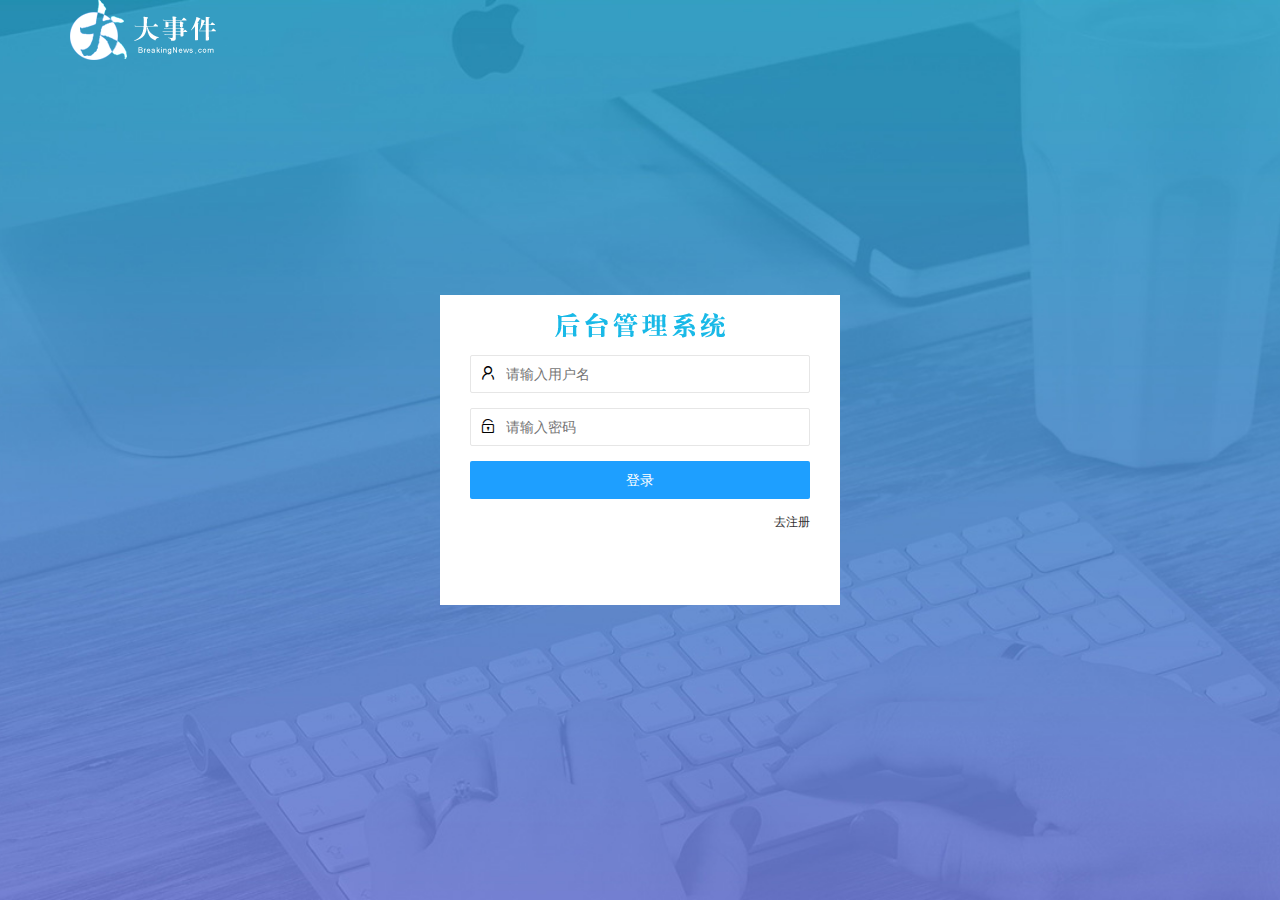
<file: login.html>
<!DOCTYPE html>
<html lang="en">
<head>
    <meta charset="UTF-8">
    <meta http-equiv="X-UA-Compatible" content="IE=edge">
    <meta name="viewport" content="width=device-width, initial-scale=1.0">
    <title>大事件登录/注册</title>
    <!-- 导入layUI的样式 -->
    <link rel="stylesheet" href="./assets/lib/layui/css/layui.css">
    <!-- 导入自己的样式 -->
    <link rel="stylesheet" href="./assets/css/login.css">
</head>
<body>
    <!-- 头部logo区域 -->
    <div class="layui-main">
        <img src="./assets/images/logo.png" alt="">
    </div>

    <!-- 登录注册区域 -->
    <div class="loginAndRegBox">
        <div class="titleBox"></div>
        <!-- 登录的div -->
        <div class="login-box">
            <!-- 登录的表单 -->
            <form class="layui-form" id="login-form">
                <div class="layui-form-item">
                    <i class="layui-icon layui-icon-username"></i>  
                    <input type="text" name="username" required  lay-verify="required" placeholder="请输入用户名" autocomplete="off" class="layui-input">
                </div>
                <div class="layui-form-item">
                    <i class="layui-icon layui-icon-password"></i>  
                    <input type="password" name="password" required  lay-verify="required|pwd" placeholder="请输入密码"  autocomplete="off" class="layui-input">
                </div>
                <div class="layui-form-item">
                    <button class="layui-btn layui-btn-fluid layui-btn-normal" lay-submit>登录</button>
                </div>
                <div class="layui-form-item link">
                    <a href="javascript:;" id="link-reg">去注册</a>
                </div>
            </form>
        </div>
        <!-- 注册的div -->
        <div class="reg-box">
            <!-- 登录的表单 -->
            <form class="layui-form" id="reg-form">
                <div class="layui-form-item">
                    <i class="layui-icon layui-icon-username"></i>  
                    <input type="text" name="username" required  lay-verify="required" placeholder="请输入用户名" autocomplete="off" class="layui-input">
                </div>
                <div class="layui-form-item">
                    <i class="layui-icon layui-icon-password"></i>  
                    <input type="password" name="password" required  lay-verify="required|pwd" placeholder="请输入密码"  autocomplete="off" class="layui-input">
                </div>
                <div class="layui-form-item">
                    <i class="layui-icon layui-icon-password"></i>  
                    <input type="password" name="repassword" required  lay-verify="required|pwd|repwd" placeholder="请再次输入密码"  autocomplete="off" class="layui-input">
                </div>
                <div class="layui-form-item">
                    <button class="layui-btn layui-btn-fluid layui-btn-normal" lay-submit>注册</button>
                </div>
                <div class="layui-form-item link">
                    <a href="javascript:;" id="link-login">去登录</a>
                </div>
            </form>
        </div>
    </div>

    <!-- 导入layUI -->
    <script src="./assets/lib/layui/layui.all.js"></script>
    <!-- 导入jQuery -->
    <script src="./assets/lib/jquery.js"></script>
    <!-- 导入接口预处理脚本baseApi -->
    <script src="./assets/js/baseApi.js"></script>
    <!-- 导入自己的javascript 脚本 -->
    <script src="./assets/js/login.js"></script>
</body>
</html>
</file>
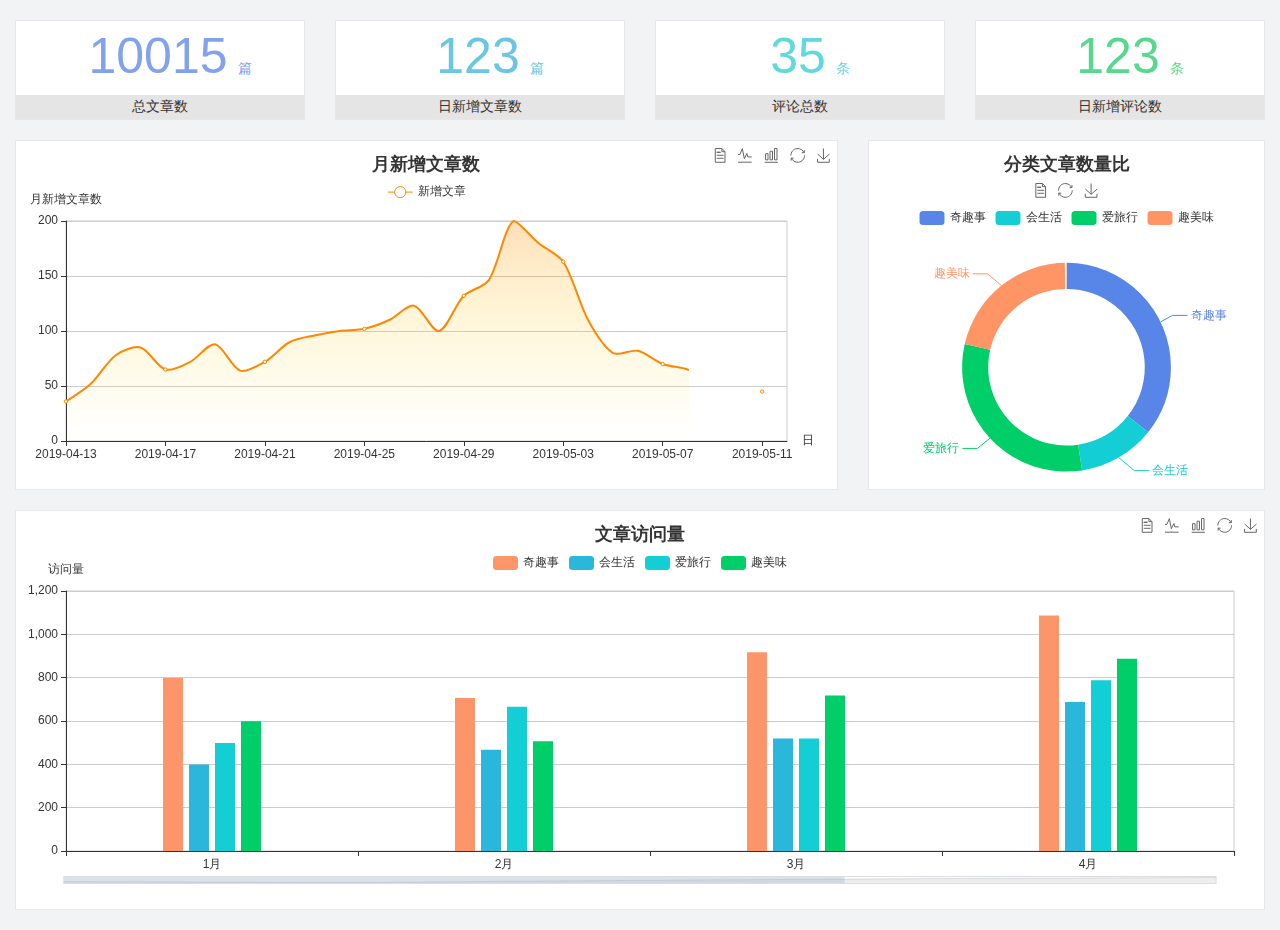
<file: home/dashboard.html>
<!DOCTYPE html>
<html lang="en">

<head>
  <meta charset="UTF-8">
  <meta name="viewport" content="width=device-width, initial-scale=1.0">
  <meta http-equiv="X-UA-Compatible" content="ie=edge">
  <title>图表统计</title>
  <link rel="stylesheet" href="../../assets/lib/bootstrap.css" />
  <link rel="stylesheet" href="../../assets/lib/main.css" />
  <script src="../../assets/lib/jquery.js"></script>
  <script type="text/javascript" src="../../assets/lib/echarts.min.js"></script>
</head>

<body>
  <div class="container-fluid">
    <div class="row spannel_list">
      <div class="col-sm-3 col-xs-6">
        <div class="spannel">
          <em>10015</em><span>篇</span>
          <b>总文章数</b>
        </div>
      </div>
      <div class="col-sm-3 col-xs-6">
        <div class="spannel scolor01">
          <em>123</em><span>篇</span>
          <b>日新增文章数</b>
        </div>
      </div>
      <div class="col-sm-3 col-xs-6">
        <div class="spannel scolor02">
          <em>35</em><span>条</span>
          <b>评论总数</b>
        </div>
      </div>
      <div class="col-sm-3 col-xs-6">
        <div class="spannel scolor03">
          <em>123</em><span>条</span>
          <b>日新增评论数</b>
        </div>
      </div>
    </div>
  </div>

  <div class="container-fluid">
    <div class="row curve-pie">
      <div class="col-lg-8 col-md-8">
        <div class="gragh_pannel" id="curve_show"></div>
      </div>
      <div class="col-lg-4 col-md-4">
        <div class="gragh_pannel" id="pie_show"></div>
      </div>
    </div>
  </div>

  <div class="container-fluid">
    <div class="column_pannel" id="column_show"></div>
  </div>

  <script>
    var oChart = echarts.init(document.getElementById('curve_show'));
    var aList_all = [
      { 'count': 36, 'date': '2019-04-13' },
      { 'count': 52, 'date': '2019-04-14' },
      { 'count': 78, 'date': '2019-04-15' },
      { 'count': 85, 'date': '2019-04-16' },
      { 'count': 65, 'date': '2019-04-17' },
      { 'count': 72, 'date': '2019-04-18' },
      { 'count': 88, 'date': '2019-04-19' },
      { 'count': 64, 'date': '2019-04-20' },
      { 'count': 72, 'date': '2019-04-21' },
      { 'count': 90, 'date': '2019-04-22' },
      { 'count': 96, 'date': '2019-04-23' },
      { 'count': 100, 'date': '2019-04-24' },
      { 'count': 102, 'date': '2019-04-25' },
      { 'count': 110, 'date': '2019-04-26' },
      { 'count': 123, 'date': '2019-04-27' },
      { 'count': 100, 'date': '2019-04-28' },
      { 'count': 132, 'date': '2019-04-29' },
      { 'count': 146, 'date': '2019-04-30' },
      { 'count': 200, 'date': '2019-05-01' },
      { 'count': 180, 'date': '2019-05-02' },
      { 'count': 163, 'date': '2019-05-03' },
      { 'count': 110, 'date': '2019-05-04' },
      { 'count': 80, 'date': '2019-05-05' },
      { 'count': 82, 'date': '2019-05-06' },
      { 'count': 70, 'date': '2019-05-07' },
      { 'count': 65, 'date': '2019-05-08' },
      { 'count': 54, 'date': '2019-05-09' },
      { 'count': 40, 'date': '2019-05-10' },
      { 'count': 45, 'date': '2019-05-11' },
      { 'count': 38, 'date': '2019-05-12' },
    ];

    let aCount = [];
    let aDate = [];

    for (var i = 0; i < aList_all.length; i++) {
      aCount.push(aList_all[i].count);
      aDate.push(aList_all[i].date);
    }

    var chartopt = {
      title: {
        text: '月新增文章数',
        left: 'center',
        top: '10'
      },
      tooltip: {
        trigger: 'axis'
      },
      legend: {
        data: ['新增文章'],
        top: '40'
      },
      toolbox: {
        show: true,
        feature: {
          mark: { show: true },
          dataView: { show: true, readOnly: false },
          magicType: { show: true, type: ['line', 'bar'] },
          restore: { show: true },
          saveAsImage: { show: true }
        }
      },
      calculable: true,
      xAxis: [
        {
          name: '日',
          type: 'category',
          boundaryGap: false,
          data: aDate
        }
      ],
      yAxis: [
        {
          name: '月新增文章数',
          type: 'value'
        }
      ],
      series: [
        {
          name: '新增文章',
          type: 'line',
          smooth: true,
          itemStyle: { normal: { areaStyle: { type: 'default' }, color: '#f80' }, lineStyle: { color: '#f80' } },
          data: aCount
        }],
      areaStyle: {
        normal: {
          color: new echarts.graphic.LinearGradient(0, 0, 0, 1, [{
            offset: 0,
            color: 'rgba(255,136,0,0.39)'
          }, {
            offset: .34,
            color: 'rgba(255,180,0,0.25)'
          }, {
            offset: 1,
            color: 'rgba(255,222,0,0.00)'
          }])

        }
      },
      grid: {
        show: true,
        x: 50,
        x2: 50,
        y: 80,
        height: 220
      }
    };

    oChart.setOption(chartopt);


    var oPie = echarts.init(document.getElementById('pie_show'));
    var oPieopt =
    {
      title: {
        top: 10,
        text: '分类文章数量比',
        x: 'center'
      },
      tooltip: {
        trigger: 'item',
        formatter: "{a} <br/>{b} : {c} ({d}%)"
      },
      color: ['#5885e8', '#13cfd5', '#00ce68', '#ff9565'],
      legend: {
        x: 'center',
        top: 65,
        data: ['奇趣事', '会生活', '爱旅行', '趣美味']
      },
      toolbox: {
        show: true,
        x: 'center',
        top: 35,
        feature: {
          mark: { show: true },
          dataView: { show: true, readOnly: false },
          magicType: {
            show: true,
            type: ['pie', 'funnel'],
            option: {
              funnel: {
                x: '25%',
                width: '50%',
                funnelAlign: 'left',
                max: 1548
              }
            }
          },
          restore: { show: true },
          saveAsImage: { show: true }
        }
      },
      calculable: true,
      series: [
        {
          name: '访问来源',
          type: 'pie',
          radius: ['45%', '60%'],
          center: ['50%', '65%'],
          data: [
            { value: 300, name: '奇趣事' },
            { value: 100, name: '会生活' },
            { value: 260, name: '爱旅行' },
            { value: 180, name: '趣美味' }
          ]
        }
      ]
    };
    oPie.setOption(oPieopt);



    var oColumn = this.echarts.init(document.getElementById('column_show'));
    var oColumnopt =
    {
      title: {
        text: '文章访问量',
        left: 'center',
        top: '10'
      },
      tooltip: {
        trigger: 'axis'
      },
      legend: {
        data: ['奇趣事', '会生活', '爱旅行', '趣美味'],
        top: '40'
      },
      toolbox: {
        show: true,
        feature: {
          mark: { show: true },
          dataView: { show: true, readOnly: false },
          magicType: { show: true, type: ['line', 'bar'] },
          restore: { show: true },
          saveAsImage: { show: true }
        }
      },
      calculable: true,
      xAxis: [
        {
          type: 'category',
          data: ['1月', '2月', '3月', '4月', '5月']
        }
      ],
      yAxis: [
        {
          name: '访问量',
          type: 'value'
        }
      ],
      series: [
        {
          name: '奇趣事',
          type: 'bar',
          barWidth: 20,
          itemStyle: {
            normal: { areaStyle: { type: 'default' }, color: '#fd956a' }
          },
          data: [800, 708, 920, 1090, 1200]
        },
        {
          name: '会生活',
          type: 'bar',
          barWidth: 20,
          itemStyle: {
            normal: { areaStyle: { type: 'default' }, color: '#2bb6db' }
          },
          data: [400, 468, 520, 690, 800]
        },
        {
          name: '爱旅行',
          type: 'bar',
          barWidth: 20,
          itemStyle: {
            normal: { areaStyle: { type: 'default' }, color: '#13cfd5' }
          },
          data: [500, 668, 520, 790, 900]
        },
        {
          name: '趣美味',
          type: 'bar',
          barWidth: 20,
          itemStyle: {
            normal: { areaStyle: { type: 'default' }, color: '#00ce68' }
          },
          data: [600, 508, 720, 890, 1000]
        }
      ],
      grid: {
        show: true,
        x: 50,
        x2: 30,
        y: 80,
        height: 260
      },
      dataZoom: [//给x轴设置滚动条
        {
          start: 0,//默认为0
          end: 100 - 1000 / 31,//默认为100
          type: 'slider',
          show: true,
          xAxisIndex: [0],
          handleSize: 0,//滑动条的 左右2个滑动条的大小
          height: 8,//组件高度
          left: 45, //左边的距离
          right: 50,//右边的距离
          bottom: 26,//右边的距离
          handleColor: '#ddd',//h滑动图标的颜色
          handleStyle: {
            borderColor: "#cacaca",
            borderWidth: "1",
            shadowBlur: 2,
            background: "#ddd",
            shadowColor: "#ddd",
          }
        }]
    };
    oColumn.setOption(oColumnopt);
  </script>
</body>

</html>
</file>
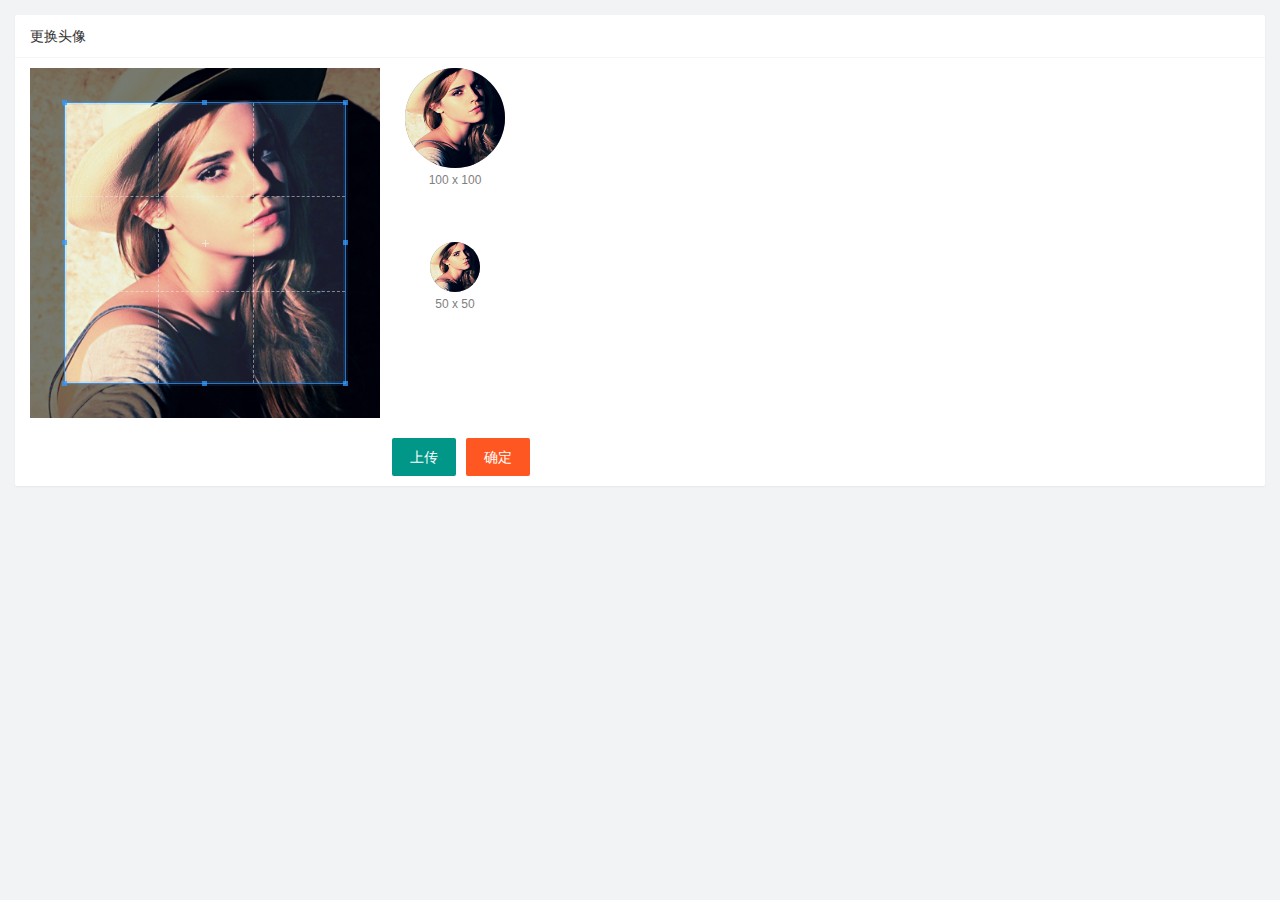
<file: user/user_avatar.html>
<!DOCTYPE html>
<html lang="en">

<head>
    <meta charset="UTF-8">
    <meta http-equiv="X-UA-Compatible" content="IE=edge">
    <meta name="viewport" content="width=device-width, initial-scale=1.0">
    <title>Document</title>
    <!-- 导入layui中的样式 -->
    <link rel="stylesheet" href="/assets/lib/layui/css/layui.css">
    <!-- 导入自己的样式变 -->
    <link rel="stylesheet" href="/assets/css/user/user_avatar.css">
    <!-- 导入cropper.css -->
    <link rel="stylesheet" href="/assets/lib/cropper/cropper.css">
</head>

<body>
    <div class="layui-card">
        <div class="layui-card-header">更换头像</div>
        <div class="layui-card-body">
            <!-- 第一行的图片裁剪和预览区域 -->
            <div class="row1">
                <!-- 图片裁剪区域 -->
                <div class="cropper-box">
                    <!-- 这个 img 标签很重要，将来会把它初始化为裁剪区域 -->
                    <img id="image" src="/assets/images/sample.jpg" />
                </div>
                <!-- 图片的预览区域 -->
                <div class="preview-box">
                    <div>
                        <!-- 宽高为 100px 的预览区域 -->
                        <div class="img-preview w100"></div>
                        <p class="size">100 x 100</p>
                    </div>
                    <div>
                        <!-- 宽高为 50px 的预览区域 -->
                        <div class="img-preview w50"></div>
                        <p class="size">50 x 50</p>
                    </div>
                </div>
            </div>

            <!-- 第二行的按钮区域 -->
            <div class="row2">
                <!-- //设置一个隐藏的input文件选择元素 并设置选择的文件类型-->
                <input type="file" id="fileChooseImage" accept="image/png,image/jpeg">
                <button type="button" class="layui-btn" id="butUpdateImg">上传</button>
                <button type="button" class="layui-btn layui-btn-danger" id="btuUpdate">确定</button>
            </div>
        </div>
    </div>

    <!-- 导入layui的js文件 -->
    <script src="/assets/lib/layui/layui.all.js"></script>
    <!-- 导入使用cropper需要的js文件 -->
    <script src="/assets/lib/jquery.js"></script>
    <script src="/assets/lib/cropper/Cropper.js"></script>
    <script src="/assets/lib/cropper/jquery-cropper.js"></script>
    <!-- 导入baseAPI.js -->
    <script src="/assets/js/baseApi.js"></script>
    <!-- 导入自己的js文件 -->
    <script src="/assets/js/user/user_avatar.js"></script>

</body>

</html>
</file>
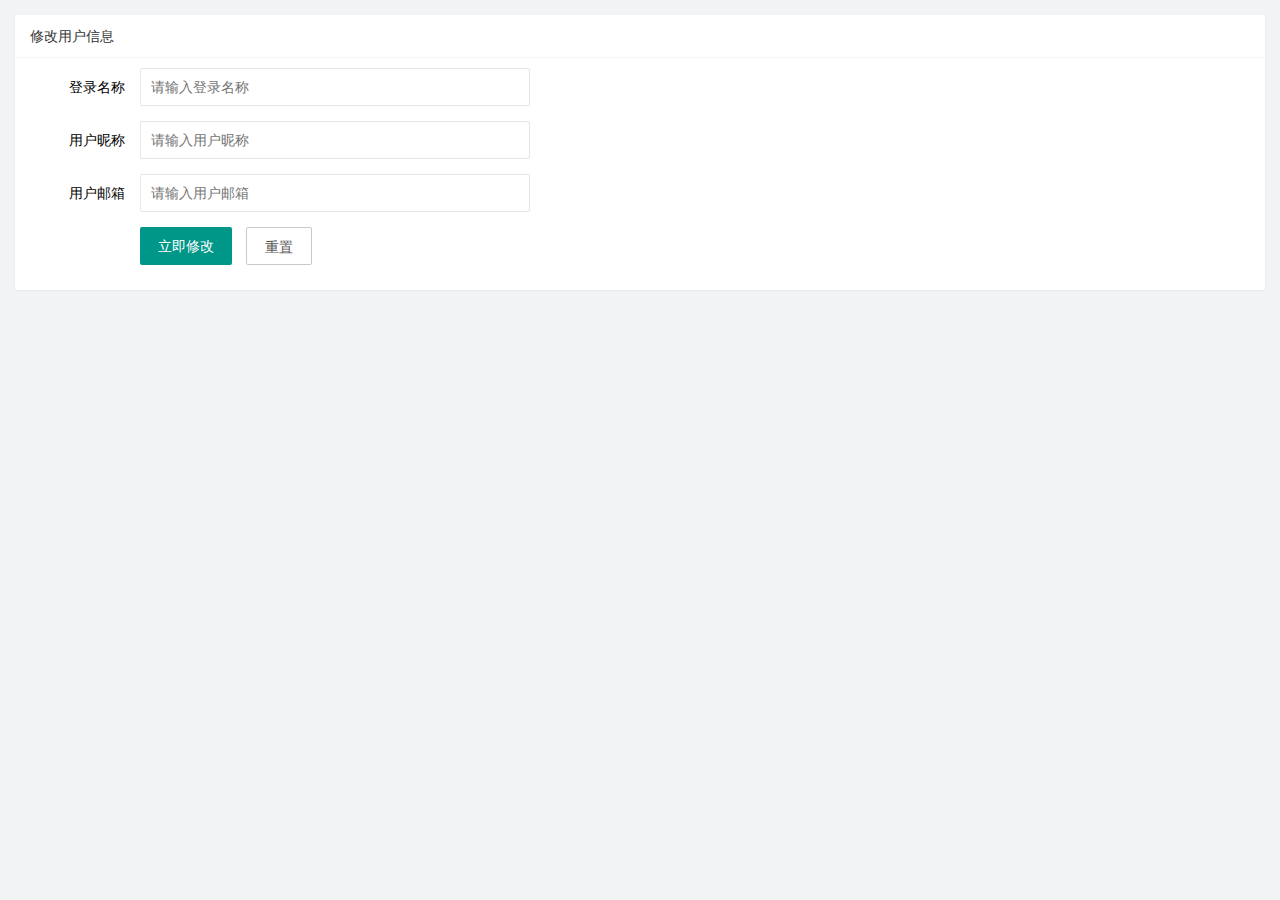
<file: user/user_info.html>
<!DOCTYPE html>
<html lang="en">
<head>
    <meta charset="UTF-8">
    <meta http-equiv="X-UA-Compatible" content="IE=edge">
    <meta name="viewport" content="width=device-width, initial-scale=1.0">
    <title>基本信息</title>
    <!-- 导入layui的css样式 -->
    <link rel="stylesheet" href="/assets/lib/layui/css/layui.css">
    <!-- 导入自己的css样式表 -->
    <link rel="stylesheet" href="/assets/css/user/user_info.css">
</head>
<body>
    <!-- //layui的卡片面板 -->
    <div class="layui-card">
        <div class="layui-card-header">修改用户信息</div>
        <div class="layui-card-body">
          <!-- 表单区域 -->
          <form class="layui-form" lay-filter="userbaseinfo" id="reSetMsgForm">
              <!-- //定义一个隐藏域用户接收用户id -->
              <input type="hidden" name="id">
            <div class="layui-form-item">
              <label class="layui-form-label">登录名称</label>
              <div class="layui-input-block">
                <input type="text" name="username" required  lay-verify="required" placeholder="请输入登录名称" autocomplete="off" class="layui-input" readonly>
              </div>
            </div>
            <div class="layui-form-item">
                <label class="layui-form-label">用户昵称</label>
                <div class="layui-input-block">
                  <input type="text" name="nickname" required  lay-verify="required|nickname" placeholder="请输入用户昵称" autocomplete="off" class="layui-input">
                </div>
              </div>
              <div class="layui-form-item">
                <label class="layui-form-label">用户邮箱</label>
                <div class="layui-input-block">
                  <input type="text" name="email" required  lay-verify="required|email" placeholder="请输入用户邮箱" autocomplete="off" class="layui-input">
                </div>
              </div>
              <div class="layui-form-item">
                <div class="layui-input-block">
                  <button class="layui-btn" lay-submit lay-filter="formDemo">立即修改</button>
                  <button type="reset" class="layui-btn layui-btn-primary" id="btnReset">重置</button>
                </div>
              </div>
          </form>
        </div>
      </div>

      <!-- 导入layui的js文件 -->
      <script src="../assets/lib/layui/layui.all.js"></script>
      <!-- 导入jQuery -->
      <script src="../assets/lib/jquery.js"></script>
      <!-- 导入自定义ajax请求过滤器 -->
      <script src="../assets/js/baseApi.js"></script>
      <!-- 导入自己js文件 -->
      <script src="../assets/js/user/user_info.js"></script>
</body>
</html>
</file>
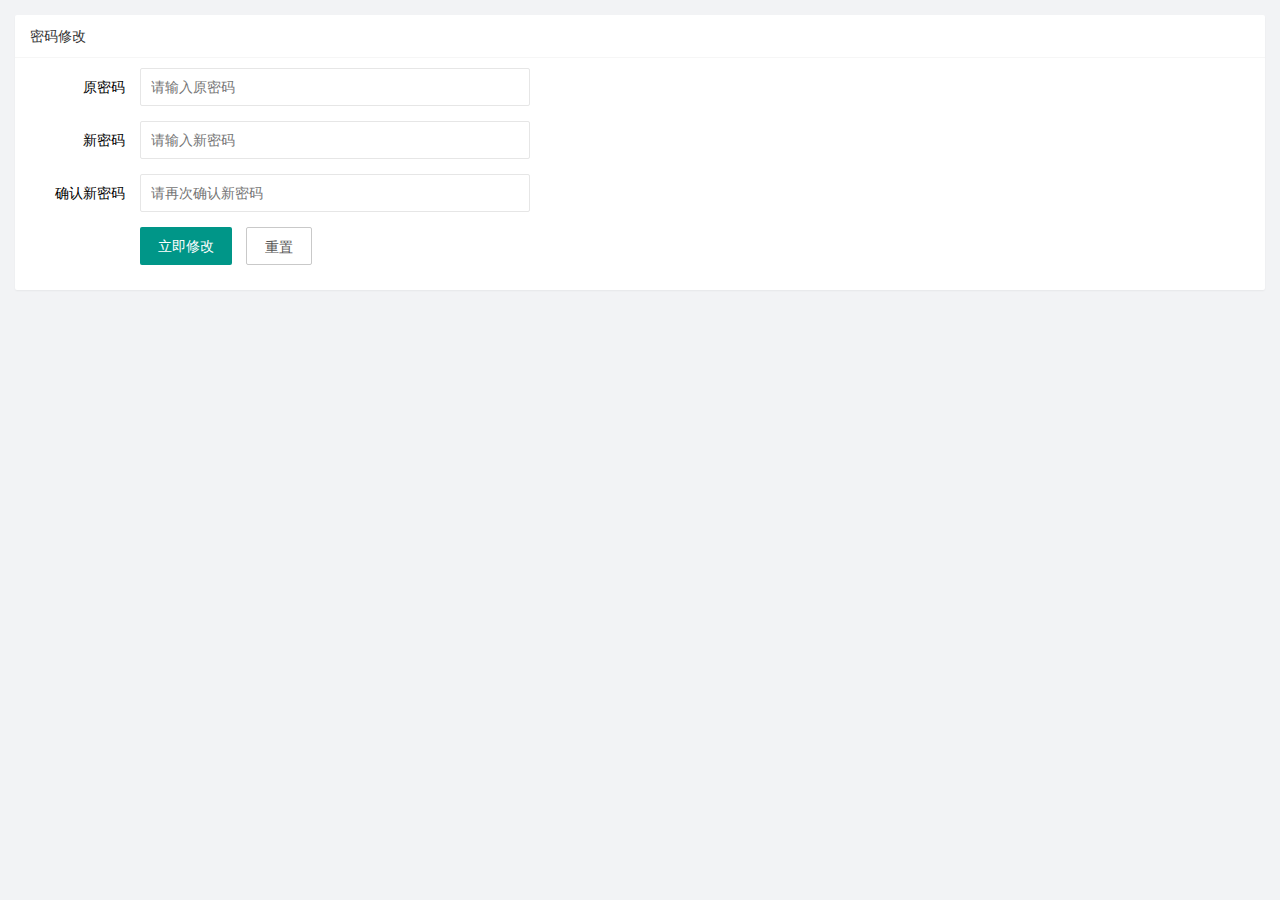
<file: user/user_pwd.html>
<!DOCTYPE html>
<html lang="en">

<head>
    <meta charset="UTF-8">
    <meta http-equiv="X-UA-Compatible" content="IE=edge">
    <meta name="viewport" content="width=device-width, initial-scale=1.0">
    <title>密码重置</title>
    <!-- 引入layui样式 -->
    <link rel="stylesheet" href="/assets/lib/layui/css/layui.css">
    <!-- 导入自己的css文件 -->
    <link rel="stylesheet" href="/assets/css/user/user_pwd.css">
</head>

<body>
    <!-- 卡片区域 -->
    <div class="layui-card">
        <div class="layui-card-header">密码修改</div>
        <div class="layui-card-body">
            <form class="layui-form">
                <div class="layui-form-item">
                    <label class="layui-form-label">原密码</label>
                    <div class="layui-input-block">
                        <input type="password" name="oldPwd" required lay-verify="required|pass" placeholder="请输入原密码"
                            autocomplete="off" class="layui-input">
                    </div>
                </div>
                <div class="layui-form-item">
                    <label class="layui-form-label">新密码</label>
                    <div class="layui-input-block">
                        <input type="password" name="newPwd" required lay-verify="required|pass|samePwd" placeholder="请输入新密码"
                            autocomplete="off" class="layui-input">
                    </div>
                </div>
                <div class="layui-form-item">
                    <label class="layui-form-label">确认新密码</label>
                    <div class="layui-input-block">
                        <input type="password" name="rePwd" required lay-verify="required|pass|rePwd" placeholder="请再次确认新密码"
                            autocomplete="off" class="layui-input">
                    </div>
                </div>
                <div class="layui-form-item">
                    <div class="layui-input-block">
                      <button class="layui-btn" lay-submit lay-filter="formDemo">立即修改</button>
                      <button type="reset" class="layui-btn layui-btn-primary">重置</button>
                    </div>
                  </div>
            </form>
        </div>
    </div>

    <!-- 引入layui中的js -->
    <script src="/assets/lib/layui/layui.all.js"></script>
    <!-- 引入jQuery -->
    <script src="/assets/lib/jquery.js"></script>
    <!-- 导入自定义ajax请求过滤器 -->
    <script src="/assets/js/baseApi.js"></script>
    <!-- 导入自己的js文件 -->
    <script src="/assets/js/user/user_pwd.js"></script>
</body>

</html>
</file>
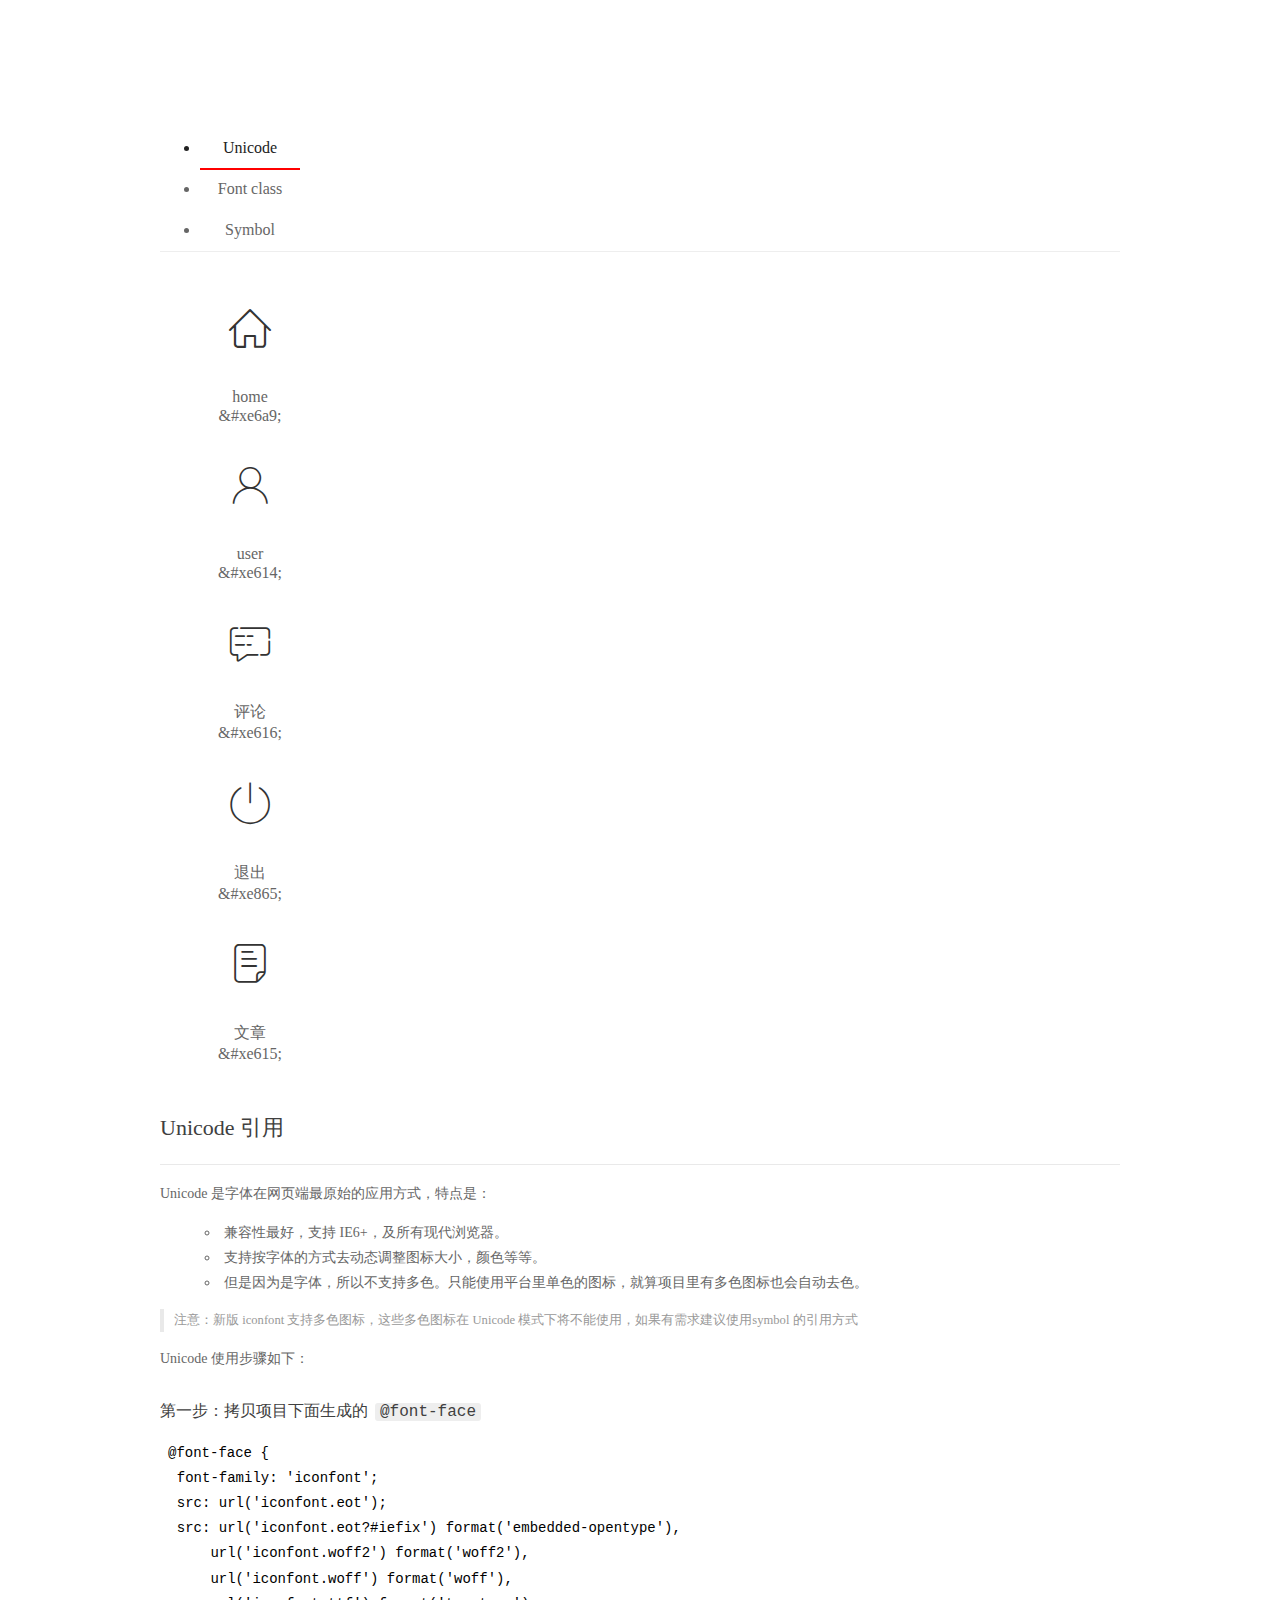
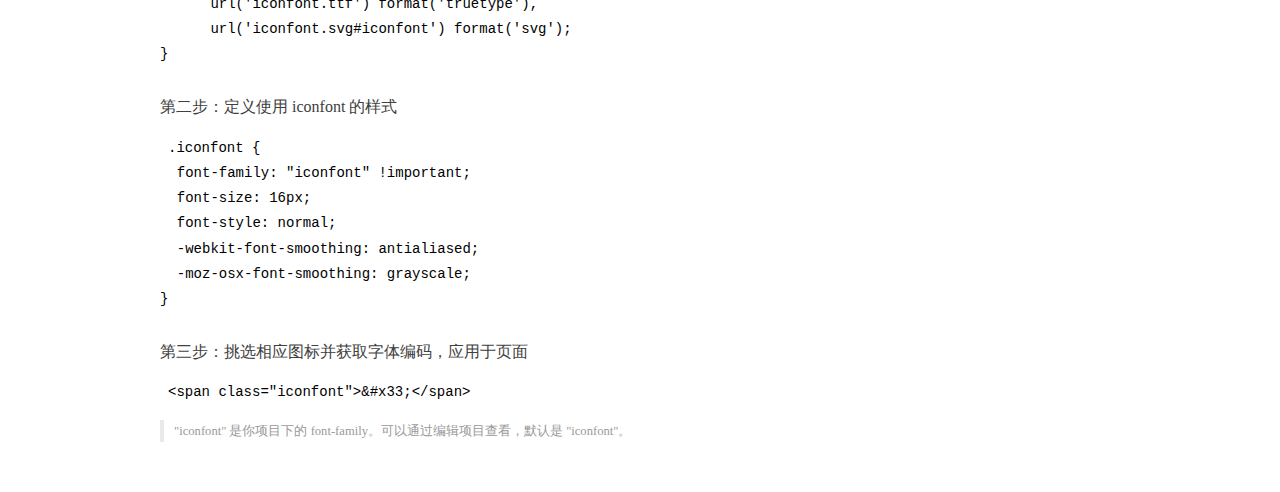
<file: assets/fonts/demo_index.html>
<!DOCTYPE html>
<html>
<head>
  <meta charset="utf-8"/>
  <title>IconFont Demo</title>
  <link rel="shortcut icon" href="https://gtms04.alicdn.com/tps/i4/TB1_oz6GVXXXXaFXpXXJDFnIXXX-64-64.ico" type="image/x-icon"/>
  <link rel="stylesheet" href="https://g.alicdn.com/thx/cube/1.3.2/cube.min.css">
  <link rel="stylesheet" href="demo.css">
  <link rel="stylesheet" href="iconfont.css">
  <script src="iconfont.js"></script>
  <!-- jQuery -->
  <script src="https://a1.alicdn.com/oss/uploads/2018/12/26/7bfddb60-08e8-11e9-9b04-53e73bb6408b.js"></script>
  <!-- 代码高亮 -->
  <script src="https://a1.alicdn.com/oss/uploads/2018/12/26/a3f714d0-08e6-11e9-8a15-ebf944d7534c.js"></script>
</head>
<body>
  <div class="main">
    <h1 class="logo"><a href="https://www.iconfont.cn/" title="iconfont 首页" target="_blank">&#xe86b;</a></h1>
    <div class="nav-tabs">
      <ul id="tabs" class="dib-box">
        <li class="dib active"><span>Unicode</span></li>
        <li class="dib"><span>Font class</span></li>
        <li class="dib"><span>Symbol</span></li>
      </ul>
      
    </div>
    <div class="tab-container">
      <div class="content unicode" style="display: block;">
          <ul class="icon_lists dib-box">
          
            <li class="dib">
              <span class="icon iconfont">&#xe6a9;</span>
                <div class="name">home</div>
                <div class="code-name">&amp;#xe6a9;</div>
              </li>
          
            <li class="dib">
              <span class="icon iconfont">&#xe614;</span>
                <div class="name">user</div>
                <div class="code-name">&amp;#xe614;</div>
              </li>
          
            <li class="dib">
              <span class="icon iconfont">&#xe616;</span>
                <div class="name">评论</div>
                <div class="code-name">&amp;#xe616;</div>
              </li>
          
            <li class="dib">
              <span class="icon iconfont">&#xe865;</span>
                <div class="name">退出</div>
                <div class="code-name">&amp;#xe865;</div>
              </li>
          
            <li class="dib">
              <span class="icon iconfont">&#xe615;</span>
                <div class="name">文章</div>
                <div class="code-name">&amp;#xe615;</div>
              </li>
          
          </ul>
          <div class="article markdown">
          <h2 id="unicode-">Unicode 引用</h2>
          <hr>

          <p>Unicode 是字体在网页端最原始的应用方式，特点是：</p>
          <ul>
            <li>兼容性最好，支持 IE6+，及所有现代浏览器。</li>
            <li>支持按字体的方式去动态调整图标大小，颜色等等。</li>
            <li>但是因为是字体，所以不支持多色。只能使用平台里单色的图标，就算项目里有多色图标也会自动去色。</li>
          </ul>
          <blockquote>
            <p>注意：新版 iconfont 支持多色图标，这些多色图标在 Unicode 模式下将不能使用，如果有需求建议使用symbol 的引用方式</p>
          </blockquote>
          <p>Unicode 使用步骤如下：</p>
          <h3 id="-font-face">第一步：拷贝项目下面生成的 <code>@font-face</code></h3>
<pre><code class="language-css"
>@font-face {
  font-family: 'iconfont';
  src: url('iconfont.eot');
  src: url('iconfont.eot?#iefix') format('embedded-opentype'),
      url('iconfont.woff2') format('woff2'),
      url('iconfont.woff') format('woff'),
      url('iconfont.ttf') format('truetype'),
      url('iconfont.svg#iconfont') format('svg');
}
</code></pre>
          <h3 id="-iconfont-">第二步：定义使用 iconfont 的样式</h3>
<pre><code class="language-css"
>.iconfont {
  font-family: "iconfont" !important;
  font-size: 16px;
  font-style: normal;
  -webkit-font-smoothing: antialiased;
  -moz-osx-font-smoothing: grayscale;
}
</code></pre>
          <h3 id="-">第三步：挑选相应图标并获取字体编码，应用于页面</h3>
<pre>
<code class="language-html"
>&lt;span class="iconfont"&gt;&amp;#x33;&lt;/span&gt;
</code></pre>
          <blockquote>
            <p>"iconfont" 是你项目下的 font-family。可以通过编辑项目查看，默认是 "iconfont"。</p>
          </blockquote>
          </div>
      </div>
      <div class="content font-class">
        <ul class="icon_lists dib-box">
          
          <li class="dib">
            <span class="icon iconfont icon-home"></span>
            <div class="name">
              home
            </div>
            <div class="code-name">.icon-home
            </div>
          </li>
          
          <li class="dib">
            <span class="icon iconfont icon-user"></span>
            <div class="name">
              user
            </div>
            <div class="code-name">.icon-user
            </div>
          </li>
          
          <li class="dib">
            <span class="icon iconfont icon-pinglun"></span>
            <div class="name">
              评论
            </div>
            <div class="code-name">.icon-pinglun
            </div>
          </li>
          
          <li class="dib">
            <span class="icon iconfont icon-tuichu"></span>
            <div class="name">
              退出
            </div>
            <div class="code-name">.icon-tuichu
            </div>
          </li>
          
          <li class="dib">
            <span class="icon iconfont icon-16"></span>
            <div class="name">
              文章
            </div>
            <div class="code-name">.icon-16
            </div>
          </li>
          
        </ul>
        <div class="article markdown">
        <h2 id="font-class-">font-class 引用</h2>
        <hr>

        <p>font-class 是 Unicode 使用方式的一种变种，主要是解决 Unicode 书写不直观，语意不明确的问题。</p>
        <p>与 Unicode 使用方式相比，具有如下特点：</p>
        <ul>
          <li>兼容性良好，支持 IE8+，及所有现代浏览器。</li>
          <li>相比于 Unicode 语意明确，书写更直观。可以很容易分辨这个 icon 是什么。</li>
          <li>因为使用 class 来定义图标，所以当要替换图标时，只需要修改 class 里面的 Unicode 引用。</li>
          <li>不过因为本质上还是使用的字体，所以多色图标还是不支持的。</li>
        </ul>
        <p>使用步骤如下：</p>
        <h3 id="-fontclass-">第一步：引入项目下面生成的 fontclass 代码：</h3>
<pre><code class="language-html">&lt;link rel="stylesheet" href="./iconfont.css"&gt;
</code></pre>
        <h3 id="-">第二步：挑选相应图标并获取类名，应用于页面：</h3>
<pre><code class="language-html">&lt;span class="iconfont icon-xxx"&gt;&lt;/span&gt;
</code></pre>
        <blockquote>
          <p>"
            iconfont" 是你项目下的 font-family。可以通过编辑项目查看，默认是 "iconfont"。</p>
        </blockquote>
      </div>
      </div>
      <div class="content symbol">
          <ul class="icon_lists dib-box">
          
            <li class="dib">
                <svg class="icon svg-icon" aria-hidden="true">
                  <use xlink:href="#icon-home"></use>
                </svg>
                <div class="name">home</div>
                <div class="code-name">#icon-home</div>
            </li>
          
            <li class="dib">
                <svg class="icon svg-icon" aria-hidden="true">
                  <use xlink:href="#icon-user"></use>
                </svg>
                <div class="name">user</div>
                <div class="code-name">#icon-user</div>
            </li>
          
            <li class="dib">
                <svg class="icon svg-icon" aria-hidden="true">
                  <use xlink:href="#icon-pinglun"></use>
                </svg>
                <div class="name">评论</div>
                <div class="code-name">#icon-pinglun</div>
            </li>
          
            <li class="dib">
                <svg class="icon svg-icon" aria-hidden="true">
                  <use xlink:href="#icon-tuichu"></use>
                </svg>
                <div class="name">退出</div>
                <div class="code-name">#icon-tuichu</div>
            </li>
          
            <li class="dib">
                <svg class="icon svg-icon" aria-hidden="true">
                  <use xlink:href="#icon-16"></use>
                </svg>
                <div class="name">文章</div>
                <div class="code-name">#icon-16</div>
            </li>
          
          </ul>
          <div class="article markdown">
          <h2 id="symbol-">Symbol 引用</h2>
          <hr>

          <p>这是一种全新的使用方式，应该说这才是未来的主流，也是平台目前推荐的用法。相关介绍可以参考这篇<a href="">文章</a>
            这种用法其实是做了一个 SVG 的集合，与另外两种相比具有如下特点：</p>
          <ul>
            <li>支持多色图标了，不再受单色限制。</li>
            <li>通过一些技巧，支持像字体那样，通过 <code>font-size</code>, <code>color</code> 来调整样式。</li>
            <li>兼容性较差，支持 IE9+，及现代浏览器。</li>
            <li>浏览器渲染 SVG 的性能一般，还不如 png。</li>
          </ul>
          <p>使用步骤如下：</p>
          <h3 id="-symbol-">第一步：引入项目下面生成的 symbol 代码：</h3>
<pre><code class="language-html">&lt;script src="./iconfont.js"&gt;&lt;/script&gt;
</code></pre>
          <h3 id="-css-">第二步：加入通用 CSS 代码（引入一次就行）：</h3>
<pre><code class="language-html">&lt;style&gt;
.icon {
  width: 1em;
  height: 1em;
  vertical-align: -0.15em;
  fill: currentColor;
  overflow: hidden;
}
&lt;/style&gt;
</code></pre>
          <h3 id="-">第三步：挑选相应图标并获取类名，应用于页面：</h3>
<pre><code class="language-html">&lt;svg class="icon" aria-hidden="true"&gt;
  &lt;use xlink:href="#icon-xxx"&gt;&lt;/use&gt;
&lt;/svg&gt;
</code></pre>
          </div>
      </div>

    </div>
  </div>
  <script>
  $(document).ready(function () {
      $('.tab-container .content:first').show()

      $('#tabs li').click(function (e) {
        var tabContent = $('.tab-container .content')
        var index = $(this).index()

        if ($(this).hasClass('active')) {
          return
        } else {
          $('#tabs li').removeClass('active')
          $(this).addClass('active')

          tabContent.hide().eq(index).fadeIn()
        }
      })
    })
  </script>
</body>
</html>
</file>
<file: assets/lib/layui/css/layui.css>
/** layui-v2.5.5 MIT License By https://www.layui.com */
 .layui-inline,img{display:inline-block;vertical-align:middle}h1,h2,h3,h4,h5,h6{font-weight:400}.layui-edge,.layui-header,.layui-inline,.layui-main{position:relative}.layui-body,.layui-edge,.layui-elip{overflow:hidden}.layui-btn,.layui-edge,.layui-inline,img{vertical-align:middle}.layui-btn,.layui-disabled,.layui-icon,.layui-unselect{-moz-user-select:none;-webkit-user-select:none;-ms-user-select:none}.layui-elip,.layui-form-checkbox span,.layui-form-pane .layui-form-label{text-overflow:ellipsis;white-space:nowrap}.layui-breadcrumb,.layui-tree-btnGroup{visibility:hidden}blockquote,body,button,dd,div,dl,dt,form,h1,h2,h3,h4,h5,h6,input,li,ol,p,pre,td,textarea,th,ul{margin:0;padding:0;-webkit-tap-highlight-color:rgba(0,0,0,0)}a:active,a:hover{outline:0}img{border:none}li{list-style:none}table{border-collapse:collapse;border-spacing:0}h4,h5,h6{font-size:100%}button,input,optgroup,option,select,textarea{font-family:inherit;font-size:inherit;font-style:inherit;font-weight:inherit;outline:0}pre{white-space:pre-wrap;white-space:-moz-pre-wrap;white-space:-pre-wrap;white-space:-o-pre-wrap;word-wrap:break-word}body{line-height:24px;font:14px Helvetica Neue,Helvetica,PingFang SC,Tahoma,Arial,sans-serif}hr{height:1px;margin:10px 0;border:0;clear:both}a{color:#333;text-decoration:none}a:hover{color:#777}a cite{font-style:normal;*cursor:pointer}.layui-border-box,.layui-border-box *{box-sizing:border-box}.layui-box,.layui-box *{box-sizing:content-box}.layui-clear{clear:both;*zoom:1}.layui-clear:after{content:'\20';clear:both;*zoom:1;display:block;height:0}.layui-inline{*display:inline;*zoom:1}.layui-edge{display:inline-block;width:0;height:0;border-width:6px;border-style:dashed;border-color:transparent}.layui-edge-top{top:-4px;border-bottom-color:#999;border-bottom-style:solid}.layui-edge-right{border-left-color:#999;border-left-style:solid}.layui-edge-bottom{top:2px;border-top-color:#999;border-top-style:solid}.layui-edge-left{border-right-color:#999;border-right-style:solid}.layui-disabled,.layui-disabled:hover{color:#d2d2d2!important;cursor:not-allowed!important}.layui-circle{border-radius:100%}.layui-show{display:block!important}.layui-hide{display:none!important}@font-face{font-family:layui-icon;src:url(../font/iconfont.eot?v=250);src:url(../font/iconfont.eot?v=250#iefix) format('embedded-opentype'),url(../font/iconfont.woff2?v=250) format('woff2'),url(../font/iconfont.woff?v=250) format('woff'),url(../font/iconfont.ttf?v=250) format('truetype'),url(../font/iconfont.svg?v=250#layui-icon) format('svg')}.layui-icon{font-family:layui-icon!important;font-size:16px;font-style:normal;-webkit-font-smoothing:antialiased;-moz-osx-font-smoothing:grayscale}.layui-icon-reply-fill:before{content:"\e611"}.layui-icon-set-fill:before{content:"\e614"}.layui-icon-menu-fill:before{content:"\e60f"}.layui-icon-search:before{content:"\e615"}.layui-icon-share:before{content:"\e641"}.layui-icon-set-sm:before{content:"\e620"}.layui-icon-engine:before{content:"\e628"}.layui-icon-close:before{content:"\1006"}.layui-icon-close-fill:before{content:"\1007"}.layui-icon-chart-screen:before{content:"\e629"}.layui-icon-star:before{content:"\e600"}.layui-icon-circle-dot:before{content:"\e617"}.layui-icon-chat:before{content:"\e606"}.layui-icon-release:before{content:"\e609"}.layui-icon-list:before{content:"\e60a"}.layui-icon-chart:before{content:"\e62c"}.layui-icon-ok-circle:before{content:"\1005"}.layui-icon-layim-theme:before{content:"\e61b"}.layui-icon-table:before{content:"\e62d"}.layui-icon-right:before{content:"\e602"}.layui-icon-left:before{content:"\e603"}.layui-icon-cart-simple:before{content:"\e698"}.layui-icon-face-cry:before{content:"\e69c"}.layui-icon-face-smile:before{content:"\e6af"}.layui-icon-survey:before{content:"\e6b2"}.layui-icon-tree:before{content:"\e62e"}.layui-icon-upload-circle:before{content:"\e62f"}.layui-icon-add-circle:before{content:"\e61f"}.layui-icon-download-circle:before{content:"\e601"}.layui-icon-templeate-1:before{content:"\e630"}.layui-icon-util:before{content:"\e631"}.layui-icon-face-surprised:before{content:"\e664"}.layui-icon-edit:before{content:"\e642"}.layui-icon-speaker:before{content:"\e645"}.layui-icon-down:before{content:"\e61a"}.layui-icon-file:before{content:"\e621"}.layui-icon-layouts:before{content:"\e632"}.layui-icon-rate-half:before{content:"\e6c9"}.layui-icon-add-circle-fine:before{content:"\e608"}.layui-icon-prev-circle:before{content:"\e633"}.layui-icon-read:before{content:"\e705"}.layui-icon-404:before{content:"\e61c"}.layui-icon-carousel:before{content:"\e634"}.layui-icon-help:before{content:"\e607"}.layui-icon-code-circle:before{content:"\e635"}.layui-icon-water:before{content:"\e636"}.layui-icon-username:before{content:"\e66f"}.layui-icon-find-fill:before{content:"\e670"}.layui-icon-about:before{content:"\e60b"}.layui-icon-location:before{content:"\e715"}.layui-icon-up:before{content:"\e619"}.layui-icon-pause:before{content:"\e651"}.layui-icon-date:before{content:"\e637"}.layui-icon-layim-uploadfile:before{content:"\e61d"}.layui-icon-delete:before{content:"\e640"}.layui-icon-play:before{content:"\e652"}.layui-icon-top:before{content:"\e604"}.layui-icon-friends:before{content:"\e612"}.layui-icon-refresh-3:before{content:"\e9aa"}.layui-icon-ok:before{content:"\e605"}.layui-icon-layer:before{content:"\e638"}.layui-icon-face-smile-fine:before{content:"\e60c"}.layui-icon-dollar:before{content:"\e659"}.layui-icon-group:before{content:"\e613"}.layui-icon-layim-download:before{content:"\e61e"}.layui-icon-picture-fine:before{content:"\e60d"}.layui-icon-link:before{content:"\e64c"}.layui-icon-diamond:before{content:"\e735"}.layui-icon-log:before{content:"\e60e"}.layui-icon-rate-solid:before{content:"\e67a"}.layui-icon-fonts-del:before{content:"\e64f"}.layui-icon-unlink:before{content:"\e64d"}.layui-icon-fonts-clear:before{content:"\e639"}.layui-icon-triangle-r:before{content:"\e623"}.layui-icon-circle:before{content:"\e63f"}.layui-icon-radio:before{content:"\e643"}.layui-icon-align-center:before{content:"\e647"}.layui-icon-align-right:before{content:"\e648"}.layui-icon-align-left:before{content:"\e649"}.layui-icon-loading-1:before{content:"\e63e"}.layui-icon-return:before{content:"\e65c"}.layui-icon-fonts-strong:before{content:"\e62b"}.layui-icon-upload:before{content:"\e67c"}.layui-icon-dialogue:before{content:"\e63a"}.layui-icon-video:before{content:"\e6ed"}.layui-icon-headset:before{content:"\e6fc"}.layui-icon-cellphone-fine:before{content:"\e63b"}.layui-icon-add-1:before{content:"\e654"}.layui-icon-face-smile-b:before{content:"\e650"}.layui-icon-fonts-html:before{content:"\e64b"}.layui-icon-form:before{content:"\e63c"}.layui-icon-cart:before{content:"\e657"}.layui-icon-camera-fill:before{content:"\e65d"}.layui-icon-tabs:before{content:"\e62a"}.layui-icon-fonts-code:before{content:"\e64e"}.layui-icon-fire:before{content:"\e756"}.layui-icon-set:before{content:"\e716"}.layui-icon-fonts-u:before{content:"\e646"}.layui-icon-triangle-d:before{content:"\e625"}.layui-icon-tips:before{content:"\e702"}.layui-icon-picture:before{content:"\e64a"}.layui-icon-more-vertical:before{content:"\e671"}.layui-icon-flag:before{content:"\e66c"}.layui-icon-loading:before{content:"\e63d"}.layui-icon-fonts-i:before{content:"\e644"}.layui-icon-refresh-1:before{content:"\e666"}.layui-icon-rmb:before{content:"\e65e"}.layui-icon-home:before{content:"\e68e"}.layui-icon-user:before{content:"\e770"}.layui-icon-notice:before{content:"\e667"}.layui-icon-login-weibo:before{content:"\e675"}.layui-icon-voice:before{content:"\e688"}.layui-icon-upload-drag:before{content:"\e681"}.layui-icon-login-qq:before{content:"\e676"}.layui-icon-snowflake:before{content:"\e6b1"}.layui-icon-file-b:before{content:"\e655"}.layui-icon-template:before{content:"\e663"}.layui-icon-auz:before{content:"\e672"}.layui-icon-console:before{content:"\e665"}.layui-icon-app:before{content:"\e653"}.layui-icon-prev:before{content:"\e65a"}.layui-icon-website:before{content:"\e7ae"}.layui-icon-next:before{content:"\e65b"}.layui-icon-component:before{content:"\e857"}.layui-icon-more:before{content:"\e65f"}.layui-icon-login-wechat:before{content:"\e677"}.layui-icon-shrink-right:before{content:"\e668"}.layui-icon-spread-left:before{content:"\e66b"}.layui-icon-camera:before{content:"\e660"}.layui-icon-note:before{content:"\e66e"}.layui-icon-refresh:before{content:"\e669"}.layui-icon-female:before{content:"\e661"}.layui-icon-male:before{content:"\e662"}.layui-icon-password:before{content:"\e673"}.layui-icon-senior:before{content:"\e674"}.layui-icon-theme:before{content:"\e66a"}.layui-icon-tread:before{content:"\e6c5"}.layui-icon-praise:before{content:"\e6c6"}.layui-icon-star-fill:before{content:"\e658"}.layui-icon-rate:before{content:"\e67b"}.layui-icon-template-1:before{content:"\e656"}.layui-icon-vercode:before{content:"\e679"}.layui-icon-cellphone:before{content:"\e678"}.layui-icon-screen-full:before{content:"\e622"}.layui-icon-screen-restore:before{content:"\e758"}.layui-icon-cols:before{content:"\e610"}.layui-icon-export:before{content:"\e67d"}.layui-icon-print:before{content:"\e66d"}.layui-icon-slider:before{content:"\e714"}.layui-icon-addition:before{content:"\e624"}.layui-icon-subtraction:before{content:"\e67e"}.layui-icon-service:before{content:"\e626"}.layui-icon-transfer:before{content:"\e691"}.layui-main{width:1140px;margin:0 auto}.layui-header{z-index:1000;height:60px}.layui-header a:hover{transition:all .5s;-webkit-transition:all .5s}.layui-side{position:fixed;left:0;top:0;bottom:0;z-index:999;width:200px;overflow-x:hidden}.layui-side-scroll{position:relative;width:220px;height:100%;overflow-x:hidden}.layui-body{position:absolute;left:200px;right:0;top:0;bottom:0;z-index:998;width:auto;overflow-y:auto;box-sizing:border-box}.layui-layout-body{overflow:hidden}.layui-layout-admin .layui-header{background-color:#23262E}.layui-layout-admin .layui-side{top:60px;width:200px;overflow-x:hidden}.layui-layout-admin .layui-body{position:fixed;top:60px;bottom:44px}.layui-layout-admin .layui-main{width:auto;margin:0 15px}.layui-layout-admin .layui-footer{position:fixed;left:200px;right:0;bottom:0;height:44px;line-height:44px;padding:0 15px;background-color:#eee}.layui-layout-admin .layui-logo{position:absolute;left:0;top:0;width:200px;height:100%;line-height:60px;text-align:center;color:#009688;font-size:16px}.layui-layout-admin .layui-header .layui-nav{background:0 0}.layui-layout-left{position:absolute!important;left:200px;top:0}.layui-layout-right{position:absolute!important;right:0;top:0}.layui-container{position:relative;margin:0 auto;padding:0 15px;box-sizing:border-box}.layui-fluid{position:relative;margin:0 auto;padding:0 15px}.layui-row:after,.layui-row:before{content:'';display:block;clear:both}.layui-col-lg1,.layui-col-lg10,.layui-col-lg11,.layui-col-lg12,.layui-col-lg2,.layui-col-lg3,.layui-col-lg4,.layui-col-lg5,.layui-col-lg6,.layui-col-lg7,.layui-col-lg8,.layui-col-lg9,.layui-col-md1,.layui-col-md10,.layui-col-md11,.layui-col-md12,.layui-col-md2,.layui-col-md3,.layui-col-md4,.layui-col-md5,.layui-col-md6,.layui-col-md7,.layui-col-md8,.layui-col-md9,.layui-col-sm1,.layui-col-sm10,.layui-col-sm11,.layui-col-sm12,.layui-col-sm2,.layui-col-sm3,.layui-col-sm4,.layui-col-sm5,.layui-col-sm6,.layui-col-sm7,.layui-col-sm8,.layui-col-sm9,.layui-col-xs1,.layui-col-xs10,.layui-col-xs11,.layui-col-xs12,.layui-col-xs2,.layui-col-xs3,.layui-col-xs4,.layui-col-xs5,.layui-col-xs6,.layui-col-xs7,.layui-col-xs8,.layui-col-xs9{position:relative;display:block;box-sizing:border-box}.layui-col-xs1,.layui-col-xs10,.layui-col-xs11,.layui-col-xs12,.layui-col-xs2,.layui-col-xs3,.layui-col-xs4,.layui-col-xs5,.layui-col-xs6,.layui-col-xs7,.layui-col-xs8,.layui-col-xs9{float:left}.layui-col-xs1{width:8.33333333%}.layui-col-xs2{width:16.66666667%}.layui-col-xs3{width:25%}.layui-col-xs4{width:33.33333333%}.layui-col-xs5{width:41.66666667%}.layui-col-xs6{width:50%}.layui-col-xs7{width:58.33333333%}.layui-col-xs8{width:66.66666667%}.layui-col-xs9{width:75%}.layui-col-xs10{width:83.33333333%}.layui-col-xs11{width:91.66666667%}.layui-col-xs12{width:100%}.layui-col-xs-offset1{margin-left:8.33333333%}.layui-col-xs-offset2{margin-left:16.66666667%}.layui-col-xs-offset3{margin-left:25%}.layui-col-xs-offset4{margin-left:33.33333333%}.layui-col-xs-offset5{margin-left:41.66666667%}.layui-col-xs-offset6{margin-left:50%}.layui-col-xs-offset7{margin-left:58.33333333%}.layui-col-xs-offset8{margin-left:66.66666667%}.layui-col-xs-offset9{margin-left:75%}.layui-col-xs-offset10{margin-left:83.33333333%}.layui-col-xs-offset11{margin-left:91.66666667%}.layui-col-xs-offset12{margin-left:100%}@media screen and (max-width:768px){.layui-hide-xs{display:none!important}.layui-show-xs-block{display:block!important}.layui-show-xs-inline{display:inline!important}.layui-show-xs-inline-block{display:inline-block!important}}@media screen and (min-width:768px){.layui-container{width:750px}.layui-hide-sm{display:none!important}.layui-show-sm-block{display:block!important}.layui-show-sm-inline{display:inline!important}.layui-show-sm-inline-block{display:inline-block!important}.layui-col-sm1,.layui-col-sm10,.layui-col-sm11,.layui-col-sm12,.layui-col-sm2,.layui-col-sm3,.layui-col-sm4,.layui-col-sm5,.layui-col-sm6,.layui-col-sm7,.layui-col-sm8,.layui-col-sm9{float:left}.layui-col-sm1{width:8.33333333%}.layui-col-sm2{width:16.66666667%}.layui-col-sm3{width:25%}.layui-col-sm4{width:33.33333333%}.layui-col-sm5{width:41.66666667%}.layui-col-sm6{width:50%}.layui-col-sm7{width:58.33333333%}.layui-col-sm8{width:66.66666667%}.layui-col-sm9{width:75%}.layui-col-sm10{width:83.33333333%}.layui-col-sm11{width:91.66666667%}.layui-col-sm12{width:100%}.layui-col-sm-offset1{margin-left:8.33333333%}.layui-col-sm-offset2{margin-left:16.66666667%}.layui-col-sm-offset3{margin-left:25%}.layui-col-sm-offset4{margin-left:33.33333333%}.layui-col-sm-offset5{margin-left:41.66666667%}.layui-col-sm-offset6{margin-left:50%}.layui-col-sm-offset7{margin-left:58.33333333%}.layui-col-sm-offset8{margin-left:66.66666667%}.layui-col-sm-offset9{margin-left:75%}.layui-col-sm-offset10{margin-left:83.33333333%}.layui-col-sm-offset11{margin-left:91.66666667%}.layui-col-sm-offset12{margin-left:100%}}@media screen and (min-width:992px){.layui-container{width:970px}.layui-hide-md{display:none!important}.layui-show-md-block{display:block!important}.layui-show-md-inline{display:inline!important}.layui-show-md-inline-block{display:inline-block!important}.layui-col-md1,.layui-col-md10,.layui-col-md11,.layui-col-md12,.layui-col-md2,.layui-col-md3,.layui-col-md4,.layui-col-md5,.layui-col-md6,.layui-col-md7,.layui-col-md8,.layui-col-md9{float:left}.layui-col-md1{width:8.33333333%}.layui-col-md2{width:16.66666667%}.layui-col-md3{width:25%}.layui-col-md4{width:33.33333333%}.layui-col-md5{width:41.66666667%}.layui-col-md6{width:50%}.layui-col-md7{width:58.33333333%}.layui-col-md8{width:66.66666667%}.layui-col-md9{width:75%}.layui-col-md10{width:83.33333333%}.layui-col-md11{width:91.66666667%}.layui-col-md12{width:100%}.layui-col-md-offset1{margin-left:8.33333333%}.layui-col-md-offset2{margin-left:16.66666667%}.layui-col-md-offset3{margin-left:25%}.layui-col-md-offset4{margin-left:33.33333333%}.layui-col-md-offset5{margin-left:41.66666667%}.layui-col-md-offset6{margin-left:50%}.layui-col-md-offset7{margin-left:58.33333333%}.layui-col-md-offset8{margin-left:66.66666667%}.layui-col-md-offset9{margin-left:75%}.layui-col-md-offset10{margin-left:83.33333333%}.layui-col-md-offset11{margin-left:91.66666667%}.layui-col-md-offset12{margin-left:100%}}@media screen and (min-width:1200px){.layui-container{width:1170px}.layui-hide-lg{display:none!important}.layui-show-lg-block{display:block!important}.layui-show-lg-inline{display:inline!important}.layui-show-lg-inline-block{display:inline-block!important}.layui-col-lg1,.layui-col-lg10,.layui-col-lg11,.layui-col-lg12,.layui-col-lg2,.layui-col-lg3,.layui-col-lg4,.layui-col-lg5,.layui-col-lg6,.layui-col-lg7,.layui-col-lg8,.layui-col-lg9{float:left}.layui-col-lg1{width:8.33333333%}.layui-col-lg2{width:16.66666667%}.layui-col-lg3{width:25%}.layui-col-lg4{width:33.33333333%}.layui-col-lg5{width:41.66666667%}.layui-col-lg6{width:50%}.layui-col-lg7{width:58.33333333%}.layui-col-lg8{width:66.66666667%}.layui-col-lg9{width:75%}.layui-col-lg10{width:83.33333333%}.layui-col-lg11{width:91.66666667%}.layui-col-lg12{width:100%}.layui-col-lg-offset1{margin-left:8.33333333%}.layui-col-lg-offset2{margin-left:16.66666667%}.layui-col-lg-offset3{margin-left:25%}.layui-col-lg-offset4{margin-left:33.33333333%}.layui-col-lg-offset5{margin-left:41.66666667%}.layui-col-lg-offset6{margin-left:50%}.layui-col-lg-offset7{margin-left:58.33333333%}.layui-col-lg-offset8{margin-left:66.66666667%}.layui-col-lg-offset9{margin-left:75%}.layui-col-lg-offset10{margin-left:83.33333333%}.layui-col-lg-offset11{margin-left:91.66666667%}.layui-col-lg-offset12{margin-left:100%}}.layui-col-space1{margin:-.5px}.layui-col-space1>*{padding:.5px}.layui-col-space3{margin:-1.5px}.layui-col-space3>*{padding:1.5px}.layui-col-space5{margin:-2.5px}.layui-col-space5>*{padding:2.5px}.layui-col-space8{margin:-3.5px}.layui-col-space8>*{padding:3.5px}.layui-col-space10{margin:-5px}.layui-col-space10>*{padding:5px}.layui-col-space12{margin:-6px}.layui-col-space12>*{padding:6px}.layui-col-space15{margin:-7.5px}.layui-col-space15>*{padding:7.5px}.layui-col-space18{margin:-9px}.layui-col-space18>*{padding:9px}.layui-col-space20{margin:-10px}.layui-col-space20>*{padding:10px}.layui-col-space22{margin:-11px}.layui-col-space22>*{padding:11px}.layui-col-space25{margin:-12.5px}.layui-col-space25>*{padding:12.5px}.layui-col-space30{margin:-15px}.layui-col-space30>*{padding:15px}.layui-btn,.layui-input,.layui-select,.layui-textarea,.layui-upload-button{outline:0;-webkit-appearance:none;transition:all .3s;-webkit-transition:all .3s;box-sizing:border-box}.layui-elem-quote{margin-bottom:10px;padding:15px;line-height:22px;border-left:5px solid #009688;border-radius:0 2px 2px 0;background-color:#f2f2f2}.layui-quote-nm{border-style:solid;border-width:1px 1px 1px 5px;background:0 0}.layui-elem-field{margin-bottom:10px;padding:0;border-width:1px;border-style:solid}.layui-elem-field legend{margin-left:20px;padding:0 10px;font-size:20px;font-weight:300}.layui-field-title{margin:10px 0 20px;border-width:1px 0 0}.layui-field-box{padding:10px 15px}.layui-field-title .layui-field-box{padding:10px 0}.layui-progress{position:relative;height:6px;border-radius:20px;background-color:#e2e2e2}.layui-progress-bar{position:absolute;left:0;top:0;width:0;max-width:100%;height:6px;border-radius:20px;text-align:right;background-color:#5FB878;transition:all .3s;-webkit-transition:all .3s}.layui-progress-big,.layui-progress-big .layui-progress-bar{height:18px;line-height:18px}.layui-progress-text{position:relative;top:-20px;line-height:18px;font-size:12px;color:#666}.layui-progress-big .layui-progress-text{position:static;padding:0 10px;color:#fff}.layui-collapse{border-width:1px;border-style:solid;border-radius:2px}.layui-colla-content,.layui-colla-item{border-top-width:1px;border-top-style:solid}.layui-colla-item:first-child{border-top:none}.layui-colla-title{position:relative;height:42px;line-height:42px;padding:0 15px 0 35px;color:#333;background-color:#f2f2f2;cursor:pointer;font-size:14px;overflow:hidden}.layui-colla-content{display:none;padding:10px 15px;line-height:22px;color:#666}.layui-colla-icon{position:absolute;left:15px;top:0;font-size:14px}.layui-card{margin-bottom:15px;border-radius:2px;background-color:#fff;box-shadow:0 1px 2px 0 rgba(0,0,0,.05)}.layui-card:last-child{margin-bottom:0}.layui-card-header{position:relative;height:42px;line-height:42px;padding:0 15px;border-bottom:1px solid #f6f6f6;color:#333;border-radius:2px 2px 0 0;font-size:14px}.layui-bg-black,.layui-bg-blue,.layui-bg-cyan,.layui-bg-green,.layui-bg-orange,.layui-bg-red{color:#fff!important}.layui-card-body{position:relative;padding:10px 15px;line-height:24px}.layui-card-body[pad15]{padding:15px}.layui-card-body[pad20]{padding:20px}.layui-card-body .layui-table{margin:5px 0}.layui-card .layui-tab{margin:0}.layui-panel-window{position:relative;padding:15px;border-radius:0;border-top:5px solid #E6E6E6;background-color:#fff}.layui-auxiliar-moving{position:fixed;left:0;right:0;top:0;bottom:0;width:100%;height:100%;background:0 0;z-index:9999999999}.layui-form-label,.layui-form-mid,.layui-form-select,.layui-input-block,.layui-input-inline,.layui-textarea{position:relative}.layui-bg-red{background-color:#FF5722!important}.layui-bg-orange{background-color:#FFB800!important}.layui-bg-green{background-color:#009688!important}.layui-bg-cyan{background-color:#2F4056!important}.layui-bg-blue{background-color:#1E9FFF!important}.layui-bg-black{background-color:#393D49!important}.layui-bg-gray{background-color:#eee!important;color:#666!important}.layui-badge-rim,.layui-colla-content,.layui-colla-item,.layui-collapse,.layui-elem-field,.layui-form-pane .layui-form-item[pane],.layui-form-pane .layui-form-label,.layui-input,.layui-layedit,.layui-layedit-tool,.layui-quote-nm,.layui-select,.layui-tab-bar,.layui-tab-card,.layui-tab-title,.layui-tab-title .layui-this:after,.layui-textarea{border-color:#e6e6e6}.layui-timeline-item:before,hr{background-color:#e6e6e6}.layui-text{line-height:22px;font-size:14px;color:#666}.layui-text h1,.layui-text h2,.layui-text h3{font-weight:500;color:#333}.layui-text h1{font-size:30px}.layui-text h2{font-size:24px}.layui-text h3{font-size:18px}.layui-text a:not(.layui-btn){color:#01AAED}.layui-text a:not(.layui-btn):hover{text-decoration:underline}.layui-text ul{padding:5px 0 5px 15px}.layui-text ul li{margin-top:5px;list-style-type:disc}.layui-text em,.layui-word-aux{color:#999!important;padding:0 5px!important}.layui-btn{display:inline-block;height:38px;line-height:38px;padding:0 18px;background-color:#009688;color:#fff;white-space:nowrap;text-align:center;font-size:14px;border:none;border-radius:2px;cursor:pointer}.layui-btn:hover{opacity:.8;filter:alpha(opacity=80);color:#fff}.layui-btn:active{opacity:1;filter:alpha(opacity=100)}.layui-btn+.layui-btn{margin-left:10px}.layui-btn-container{font-size:0}.layui-btn-container .layui-btn{margin-right:10px;margin-bottom:10px}.layui-btn-container .layui-btn+.layui-btn{margin-left:0}.layui-table .layui-btn-container .layui-btn{margin-bottom:9px}.layui-btn-radius{border-radius:100px}.layui-btn .layui-icon{margin-right:3px;font-size:18px;vertical-align:bottom;vertical-align:middle\9}.layui-btn-primary{border:1px solid #C9C9C9;background-color:#fff;color:#555}.layui-btn-primary:hover{border-color:#009688;color:#333}.layui-btn-normal{background-color:#1E9FFF}.layui-btn-warm{background-color:#FFB800}.layui-btn-danger{background-color:#FF5722}.layui-btn-checked{background-color:#5FB878}.layui-btn-disabled,.layui-btn-disabled:active,.layui-btn-disabled:hover{border:1px solid #e6e6e6;background-color:#FBFBFB;color:#C9C9C9;cursor:not-allowed;opacity:1}.layui-btn-lg{height:44px;line-height:44px;padding:0 25px;font-size:16px}.layui-btn-sm{height:30px;line-height:30px;padding:0 10px;font-size:12px}.layui-btn-sm i{font-size:16px!important}.layui-btn-xs{height:22px;line-height:22px;padding:0 5px;font-size:12px}.layui-btn-xs i{font-size:14px!important}.layui-btn-group{display:inline-block;vertical-align:middle;font-size:0}.layui-btn-group .layui-btn{margin-left:0!important;margin-right:0!important;border-left:1px solid rgba(255,255,255,.5);border-radius:0}.layui-btn-group .layui-btn-primary{border-left:none}.layui-btn-group .layui-btn-primary:hover{border-color:#C9C9C9;color:#009688}.layui-btn-group .layui-btn:first-child{border-left:none;border-radius:2px 0 0 2px}.layui-btn-group .layui-btn-primary:first-child{border-left:1px solid #c9c9c9}.layui-btn-group .layui-btn:last-child{border-radius:0 2px 2px 0}.layui-btn-group .layui-btn+.layui-btn{margin-left:0}.layui-btn-group+.layui-btn-group{margin-left:10px}.layui-btn-fluid{width:100%}.layui-input,.layui-select,.layui-textarea{height:38px;line-height:1.3;line-height:38px\9;border-width:1px;border-style:solid;background-color:#fff;border-radius:2px}.layui-input::-webkit-input-placeholder,.layui-select::-webkit-input-placeholder,.layui-textarea::-webkit-input-placeholder{line-height:1.3}.layui-input,.layui-textarea{display:block;width:100%;padding-left:10px}.layui-input:hover,.layui-textarea:hover{border-color:#D2D2D2!important}.layui-input:focus,.layui-textarea:focus{border-color:#C9C9C9!important}.layui-textarea{min-height:100px;height:auto;line-height:20px;padding:6px 10px;resize:vertical}.layui-select{padding:0 10px}.layui-form input[type=checkbox],.layui-form input[type=radio],.layui-form select{display:none}.layui-form [lay-ignore]{display:initial}.layui-form-item{margin-bottom:15px;clear:both;*zoom:1}.layui-form-item:after{content:'\20';clear:both;*zoom:1;display:block;height:0}.layui-form-label{float:left;display:block;padding:9px 15px;width:80px;font-weight:400;line-height:20px;text-align:right}.layui-form-label-col{display:block;float:none;padding:9px 0;line-height:20px;text-align:left}.layui-form-item .layui-inline{margin-bottom:5px;margin-right:10px}.layui-input-block{margin-left:110px;min-height:36px}.layui-input-inline{display:inline-block;vertical-align:middle}.layui-form-item .layui-input-inline{float:left;width:190px;margin-right:10px}.layui-form-text .layui-input-inline{width:auto}.layui-form-mid{float:left;display:block;padding:9px 0!important;line-height:20px;margin-right:10px}.layui-form-danger+.layui-form-select .layui-input,.layui-form-danger:focus{border-color:#FF5722!important}.layui-form-select .layui-input{padding-right:30px;cursor:pointer}.layui-form-select .layui-edge{position:absolute;right:10px;top:50%;margin-top:-3px;cursor:pointer;border-width:6px;border-top-color:#c2c2c2;border-top-style:solid;transition:all .3s;-webkit-transition:all .3s}.layui-form-select dl{display:none;position:absolute;left:0;top:42px;padding:5px 0;z-index:899;min-width:100%;border:1px solid #d2d2d2;max-height:300px;overflow-y:auto;background-color:#fff;border-radius:2px;box-shadow:0 2px 4px rgba(0,0,0,.12);box-sizing:border-box}.layui-form-select dl dd,.layui-form-select dl dt{padding:0 10px;line-height:36px;white-space:nowrap;overflow:hidden;text-overflow:ellipsis}.layui-form-select dl dt{font-size:12px;color:#999}.layui-form-select dl dd{cursor:pointer}.layui-form-select dl dd:hover{background-color:#f2f2f2;-webkit-transition:.5s all;transition:.5s all}.layui-form-select .layui-select-group dd{padding-left:20px}.layui-form-select dl dd.layui-select-tips{padding-left:10px!important;color:#999}.layui-form-select dl dd.layui-this{background-color:#5FB878;color:#fff}.layui-form-checkbox,.layui-form-select dl dd.layui-disabled{background-color:#fff}.layui-form-selected dl{display:block}.layui-form-checkbox,.layui-form-checkbox *,.layui-form-switch{display:inline-block;vertical-align:middle}.layui-form-selected .layui-edge{margin-top:-9px;-webkit-transform:rotate(180deg);transform:rotate(180deg);margin-top:-3px\9}:root .layui-form-selected .layui-edge{margin-top:-9px\0/IE9}.layui-form-selectup dl{top:auto;bottom:42px}.layui-select-none{margin:5px 0;text-align:center;color:#999}.layui-select-disabled .layui-disabled{border-color:#eee!important}.layui-select-disabled .layui-edge{border-top-color:#d2d2d2}.layui-form-checkbox{position:relative;height:30px;line-height:30px;margin-right:10px;padding-right:30px;cursor:pointer;font-size:0;-webkit-transition:.1s linear;transition:.1s linear;box-sizing:border-box}.layui-form-checkbox span{padding:0 10px;height:100%;font-size:14px;border-radius:2px 0 0 2px;background-color:#d2d2d2;color:#fff;overflow:hidden}.layui-form-checkbox:hover span{background-color:#c2c2c2}.layui-form-checkbox i{position:absolute;right:0;top:0;width:30px;height:28px;border:1px solid #d2d2d2;border-left:none;border-radius:0 2px 2px 0;color:#fff;font-size:20px;text-align:center}.layui-form-checkbox:hover i{border-color:#c2c2c2;color:#c2c2c2}.layui-form-checked,.layui-form-checked:hover{border-color:#5FB878}.layui-form-checked span,.layui-form-checked:hover span{background-color:#5FB878}.layui-form-checked i,.layui-form-checked:hover i{color:#5FB878}.layui-form-item .layui-form-checkbox{margin-top:4px}.layui-form-checkbox[lay-skin=primary]{height:auto!important;line-height:normal!important;min-width:18px;min-height:18px;border:none!important;margin-right:0;padding-left:28px;padding-right:0;background:0 0}.layui-form-checkbox[lay-skin=primary] span{padding-left:0;padding-right:15px;line-height:18px;background:0 0;color:#666}.layui-form-checkbox[lay-skin=primary] i{right:auto;left:0;width:16px;height:16px;line-height:16px;border:1px solid #d2d2d2;font-size:12px;border-radius:2px;background-color:#fff;-webkit-transition:.1s linear;transition:.1s linear}.layui-form-checkbox[lay-skin=primary]:hover i{border-color:#5FB878;color:#fff}.layui-form-checked[lay-skin=primary] i{border-color:#5FB878!important;background-color:#5FB878;color:#fff}.layui-checkbox-disbaled[lay-skin=primary] span{background:0 0!important;color:#c2c2c2}.layui-checkbox-disbaled[lay-skin=primary]:hover i{border-color:#d2d2d2}.layui-form-item .layui-form-checkbox[lay-skin=primary]{margin-top:10px}.layui-form-switch{position:relative;height:22px;line-height:22px;min-width:35px;padding:0 5px;margin-top:8px;border:1px solid #d2d2d2;border-radius:20px;cursor:pointer;background-color:#fff;-webkit-transition:.1s linear;transition:.1s linear}.layui-form-switch i{position:absolute;left:5px;top:3px;width:16px;height:16px;border-radius:20px;background-color:#d2d2d2;-webkit-transition:.1s linear;transition:.1s linear}.layui-form-switch em{position:relative;top:0;width:25px;margin-left:21px;padding:0!important;text-align:center!important;color:#999!important;font-style:normal!important;font-size:12px}.layui-form-onswitch{border-color:#5FB878;background-color:#5FB878}.layui-checkbox-disbaled,.layui-checkbox-disbaled i{border-color:#e2e2e2!important}.layui-form-onswitch i{left:100%;margin-left:-21px;background-color:#fff}.layui-form-onswitch em{margin-left:5px;margin-right:21px;color:#fff!important}.layui-checkbox-disbaled span{background-color:#e2e2e2!important}.layui-checkbox-disbaled:hover i{color:#fff!important}[lay-radio]{display:none}.layui-form-radio,.layui-form-radio *{display:inline-block;vertical-align:middle}.layui-form-radio{line-height:28px;margin:6px 10px 0 0;padding-right:10px;cursor:pointer;font-size:0}.layui-form-radio *{font-size:14px}.layui-form-radio>i{margin-right:8px;font-size:22px;color:#c2c2c2}.layui-form-radio>i:hover,.layui-form-radioed>i{color:#5FB878}.layui-radio-disbaled>i{color:#e2e2e2!important}.layui-form-pane .layui-form-label{width:110px;padding:8px 15px;height:38px;line-height:20px;border-width:1px;border-style:solid;border-radius:2px 0 0 2px;text-align:center;background-color:#FBFBFB;overflow:hidden;box-sizing:border-box}.layui-form-pane .layui-input-inline{margin-left:-1px}.layui-form-pane .layui-input-block{margin-left:110px;left:-1px}.layui-form-pane .layui-input{border-radius:0 2px 2px 0}.layui-form-pane .layui-form-text .layui-form-label{float:none;width:100%;border-radius:2px;box-sizing:border-box;text-align:left}.layui-form-pane .layui-form-text .layui-input-inline{display:block;margin:0;top:-1px;clear:both}.layui-form-pane .layui-form-text .layui-input-block{margin:0;left:0;top:-1px}.layui-form-pane .layui-form-text .layui-textarea{min-height:100px;border-radius:0 0 2px 2px}.layui-form-pane .layui-form-checkbox{margin:4px 0 4px 10px}.layui-form-pane .layui-form-radio,.layui-form-pane .layui-form-switch{margin-top:6px;margin-left:10px}.layui-form-pane .layui-form-item[pane]{position:relative;border-width:1px;border-style:solid}.layui-form-pane .layui-form-item[pane] .layui-form-label{position:absolute;left:0;top:0;height:100%;border-width:0 1px 0 0}.layui-form-pane .layui-form-item[pane] .layui-input-inline{margin-left:110px}@media screen and (max-width:450px){.layui-form-item .layui-form-label{text-overflow:ellipsis;overflow:hidden;white-space:nowrap}.layui-form-item .layui-inline{display:block;margin-right:0;margin-bottom:20px;clear:both}.layui-form-item .layui-inline:after{content:'\20';clear:both;display:block;height:0}.layui-form-item .layui-input-inline{display:block;float:none;left:-3px;width:auto;margin:0 0 10px 112px}.layui-form-item .layui-input-inline+.layui-form-mid{margin-left:110px;top:-5px;padding:0}.layui-form-item .layui-form-checkbox{margin-right:5px;margin-bottom:5px}}.layui-layedit{border-width:1px;border-style:solid;border-radius:2px}.layui-layedit-tool{padding:3px 5px;border-bottom-width:1px;border-bottom-style:solid;font-size:0}.layedit-tool-fixed{position:fixed;top:0;border-top:1px solid #e2e2e2}.layui-layedit-tool .layedit-tool-mid,.layui-layedit-tool .layui-icon{display:inline-block;vertical-align:middle;text-align:center;font-size:14px}.layui-layedit-tool .layui-icon{position:relative;width:32px;height:30px;line-height:30px;margin:3px 5px;color:#777;cursor:pointer;border-radius:2px}.layui-layedit-tool .layui-icon:hover{color:#393D49}.layui-layedit-tool .layui-icon:active{color:#000}.layui-layedit-tool .layedit-tool-active{background-color:#e2e2e2;color:#000}.layui-layedit-tool .layui-disabled,.layui-layedit-tool .layui-disabled:hover{color:#d2d2d2;cursor:not-allowed}.layui-layedit-tool .layedit-tool-mid{width:1px;height:18px;margin:0 10px;background-color:#d2d2d2}.layedit-tool-html{width:50px!important;font-size:30px!important}.layedit-tool-b,.layedit-tool-code,.layedit-tool-help{font-size:16px!important}.layedit-tool-d,.layedit-tool-face,.layedit-tool-image,.layedit-tool-unlink{font-size:18px!important}.layedit-tool-image input{position:absolute;font-size:0;left:0;top:0;width:100%;height:100%;opacity:.01;filter:Alpha(opacity=1);cursor:pointer}.layui-layedit-iframe iframe{display:block;width:100%}#LAY_layedit_code{overflow:hidden}.layui-laypage{display:inline-block;*display:inline;*zoom:1;vertical-align:middle;margin:10px 0;font-size:0}.layui-laypage>a:first-child,.layui-laypage>a:first-child em{border-radius:2px 0 0 2px}.layui-laypage>a:last-child,.layui-laypage>a:last-child em{border-radius:0 2px 2px 0}.layui-laypage>:first-child{margin-left:0!important}.layui-laypage>:last-child{margin-right:0!important}.layui-laypage a,.layui-laypage button,.layui-laypage input,.layui-laypage select,.layui-laypage span{border:1px solid #e2e2e2}.layui-laypage a,.layui-laypage span{display:inline-block;*display:inline;*zoom:1;vertical-align:middle;padding:0 15px;height:28px;line-height:28px;margin:0 -1px 5px 0;background-color:#fff;color:#333;font-size:12px}.layui-flow-more a *,.layui-laypage input,.layui-table-view select[lay-ignore]{display:inline-block}.layui-laypage a:hover{color:#009688}.layui-laypage em{font-style:normal}.layui-laypage .layui-laypage-spr{color:#999;font-weight:700}.layui-laypage a{text-decoration:none}.layui-laypage .layui-laypage-curr{position:relative}.layui-laypage .layui-laypage-curr em{position:relative;color:#fff}.layui-laypage .layui-laypage-curr .layui-laypage-em{position:absolute;left:-1px;top:-1px;padding:1px;width:100%;height:100%;background-color:#009688}.layui-laypage-em{border-radius:2px}.layui-laypage-next em,.layui-laypage-prev em{font-family:Sim sun;font-size:16px}.layui-laypage .layui-laypage-count,.layui-laypage .layui-laypage-limits,.layui-laypage .layui-laypage-refresh,.layui-laypage .layui-laypage-skip{margin-left:10px;margin-right:10px;padding:0;border:none}.layui-laypage .layui-laypage-limits,.layui-laypage .layui-laypage-refresh{vertical-align:top}.layui-laypage .layui-laypage-refresh i{font-size:18px;cursor:pointer}.layui-laypage select{height:22px;padding:3px;border-radius:2px;cursor:pointer}.layui-laypage .layui-laypage-skip{height:30px;line-height:30px;color:#999}.layui-laypage button,.layui-laypage input{height:30px;line-height:30px;border-radius:2px;vertical-align:top;background-color:#fff;box-sizing:border-box}.layui-laypage input{width:40px;margin:0 10px;padding:0 3px;text-align:center}.layui-laypage input:focus,.layui-laypage select:focus{border-color:#009688!important}.layui-laypage button{margin-left:10px;padding:0 10px;cursor:pointer}.layui-table,.layui-table-view{margin:10px 0}.layui-flow-more{margin:10px 0;text-align:center;color:#999;font-size:14px}.layui-flow-more a{height:32px;line-height:32px}.layui-flow-more a *{vertical-align:top}.layui-flow-more a cite{padding:0 20px;border-radius:3px;background-color:#eee;color:#333;font-style:normal}.layui-flow-more a cite:hover{opacity:.8}.layui-flow-more a i{font-size:30px;color:#737383}.layui-table{width:100%;background-color:#fff;color:#666}.layui-table tr{transition:all .3s;-webkit-transition:all .3s}.layui-table th{text-align:left;font-weight:400}.layui-table tbody tr:hover,.layui-table thead tr,.layui-table-click,.layui-table-header,.layui-table-hover,.layui-table-mend,.layui-table-patch,.layui-table-tool,.layui-table-total,.layui-table-total tr,.layui-table[lay-even] tr:nth-child(even){background-color:#f2f2f2}.layui-table td,.layui-table th,.layui-table-col-set,.layui-table-fixed-r,.layui-table-grid-down,.layui-table-header,.layui-table-page,.layui-table-tips-main,.layui-table-tool,.layui-table-total,.layui-table-view,.layui-table[lay-skin=line],.layui-table[lay-skin=row]{border-width:1px;border-style:solid;border-color:#e6e6e6}.layui-table td,.layui-table th{position:relative;padding:9px 15px;min-height:20px;line-height:20px;font-size:14px}.layui-table[lay-skin=line] td,.layui-table[lay-skin=line] th{border-width:0 0 1px}.layui-table[lay-skin=row] td,.layui-table[lay-skin=row] th{border-width:0 1px 0 0}.layui-table[lay-skin=nob] td,.layui-table[lay-skin=nob] th{border:none}.layui-table img{max-width:100px}.layui-table[lay-size=lg] td,.layui-table[lay-size=lg] th{padding:15px 30px}.layui-table-view .layui-table[lay-size=lg] .layui-table-cell{height:40px;line-height:40px}.layui-table[lay-size=sm] td,.layui-table[lay-size=sm] th{font-size:12px;padding:5px 10px}.layui-table-view .layui-table[lay-size=sm] .layui-table-cell{height:20px;line-height:20px}.layui-table[lay-data]{display:none}.layui-table-box{position:relative;overflow:hidden}.layui-table-view .layui-table{position:relative;width:auto;margin:0}.layui-table-view .layui-table[lay-skin=line]{border-width:0 1px 0 0}.layui-table-view .layui-table[lay-skin=row]{border-width:0 0 1px}.layui-table-view .layui-table td,.layui-table-view .layui-table th{padding:5px 0;border-top:none;border-left:none}.layui-table-view .layui-table th.layui-unselect .layui-table-cell span{cursor:pointer}.layui-table-view .layui-table td{cursor:default}.layui-table-view .layui-table td[data-edit=text]{cursor:text}.layui-table-view .layui-form-checkbox[lay-skin=primary] i{width:18px;height:18px}.layui-table-view .layui-form-radio{line-height:0;padding:0}.layui-table-view .layui-form-radio>i{margin:0;font-size:20px}.layui-table-init{position:absolute;left:0;top:0;width:100%;height:100%;text-align:center;z-index:110}.layui-table-init .layui-icon{position:absolute;left:50%;top:50%;margin:-15px 0 0 -15px;font-size:30px;color:#c2c2c2}.layui-table-header{border-width:0 0 1px;overflow:hidden}.layui-table-header .layui-table{margin-bottom:-1px}.layui-table-tool .layui-inline[lay-event]{position:relative;width:26px;height:26px;padding:5px;line-height:16px;margin-right:10px;text-align:center;color:#333;border:1px solid #ccc;cursor:pointer;-webkit-transition:.5s all;transition:.5s all}.layui-table-tool .layui-inline[lay-event]:hover{border:1px solid #999}.layui-table-tool-temp{padding-right:120px}.layui-table-tool-self{position:absolute;right:17px;top:10px}.layui-table-tool .layui-table-tool-self .layui-inline[lay-event]{margin:0 0 0 10px}.layui-table-tool-panel{position:absolute;top:29px;left:-1px;padding:5px 0;min-width:150px;min-height:40px;border:1px solid #d2d2d2;text-align:left;overflow-y:auto;background-color:#fff;box-shadow:0 2px 4px rgba(0,0,0,.12)}.layui-table-cell,.layui-table-tool-panel li{overflow:hidden;text-overflow:ellipsis;white-space:nowrap}.layui-table-tool-panel li{padding:0 10px;line-height:30px;-webkit-transition:.5s all;transition:.5s all}.layui-table-tool-panel li .layui-form-checkbox[lay-skin=primary]{width:100%;padding-left:28px}.layui-table-tool-panel li:hover{background-color:#f2f2f2}.layui-table-tool-panel li .layui-form-checkbox[lay-skin=primary] i{position:absolute;left:0;top:0}.layui-table-tool-panel li .layui-form-checkbox[lay-skin=primary] span{padding:0}.layui-table-tool .layui-table-tool-self .layui-table-tool-panel{left:auto;right:-1px}.layui-table-col-set{position:absolute;right:0;top:0;width:20px;height:100%;border-width:0 0 0 1px;background-color:#fff}.layui-table-sort{width:10px;height:20px;margin-left:5px;cursor:pointer!important}.layui-table-sort .layui-edge{position:absolute;left:5px;border-width:5px}.layui-table-sort .layui-table-sort-asc{top:3px;border-top:none;border-bottom-style:solid;border-bottom-color:#b2b2b2}.layui-table-sort .layui-table-sort-asc:hover{border-bottom-color:#666}.layui-table-sort .layui-table-sort-desc{bottom:5px;border-bottom:none;border-top-style:solid;border-top-color:#b2b2b2}.layui-table-sort .layui-table-sort-desc:hover{border-top-color:#666}.layui-table-sort[lay-sort=asc] .layui-table-sort-asc{border-bottom-color:#000}.layui-table-sort[lay-sort=desc] .layui-table-sort-desc{border-top-color:#000}.layui-table-cell{height:28px;line-height:28px;padding:0 15px;position:relative;box-sizing:border-box}.layui-table-cell .layui-form-checkbox[lay-skin=primary]{top:-1px;padding:0}.layui-table-cell .layui-table-link{color:#01AAED}.laytable-cell-checkbox,.laytable-cell-numbers,.laytable-cell-radio,.laytable-cell-space{padding:0;text-align:center}.layui-table-body{position:relative;overflow:auto;margin-right:-1px;margin-bottom:-1px}.layui-table-body .layui-none{line-height:26px;padding:15px;text-align:center;color:#999}.layui-table-fixed{position:absolute;left:0;top:0;z-index:101}.layui-table-fixed .layui-table-body{overflow:hidden}.layui-table-fixed-l{box-shadow:0 -1px 8px rgba(0,0,0,.08)}.layui-table-fixed-r{left:auto;right:-1px;border-width:0 0 0 1px;box-shadow:-1px 0 8px rgba(0,0,0,.08)}.layui-table-fixed-r .layui-table-header{position:relative;overflow:visible}.layui-table-mend{position:absolute;right:-49px;top:0;height:100%;width:50px}.layui-table-tool{position:relative;z-index:890;width:100%;min-height:50px;line-height:30px;padding:10px 15px;border-width:0 0 1px}.layui-table-tool .layui-btn-container{margin-bottom:-10px}.layui-table-page,.layui-table-total{border-width:1px 0 0;margin-bottom:-1px;overflow:hidden}.layui-table-page{position:relative;width:100%;padding:7px 7px 0;height:41px;font-size:12px;white-space:nowrap}.layui-table-page>div{height:26px}.layui-table-page .layui-laypage{margin:0}.layui-table-page .layui-laypage a,.layui-table-page .layui-laypage span{height:26px;line-height:26px;margin-bottom:10px;border:none;background:0 0}.layui-table-page .layui-laypage a,.layui-table-page .layui-laypage span.layui-laypage-curr{padding:0 12px}.layui-table-page .layui-laypage span{margin-left:0;padding:0}.layui-table-page .layui-laypage .layui-laypage-prev{margin-left:-7px!important}.layui-table-page .layui-laypage .layui-laypage-curr .layui-laypage-em{left:0;top:0;padding:0}.layui-table-page .layui-laypage button,.layui-table-page .layui-laypage input{height:26px;line-height:26px}.layui-table-page .layui-laypage input{width:40px}.layui-table-page .layui-laypage button{padding:0 10px}.layui-table-page select{height:18px}.layui-table-patch .layui-table-cell{padding:0;width:30px}.layui-table-edit{position:absolute;left:0;top:0;width:100%;height:100%;padding:0 14px 1px;border-radius:0;box-shadow:1px 1px 20px rgba(0,0,0,.15)}.layui-table-edit:focus{border-color:#5FB878!important}select.layui-table-edit{padding:0 0 0 10px;border-color:#C9C9C9}.layui-table-view .layui-form-checkbox,.layui-table-view .layui-form-radio,.layui-table-view .layui-form-switch{top:0;margin:0;box-sizing:content-box}.layui-table-view .layui-form-checkbox{top:-1px;height:26px;line-height:26px}.layui-table-view .layui-form-checkbox i{height:26px}.layui-table-grid .layui-table-cell{overflow:visible}.layui-table-grid-down{position:absolute;top:0;right:0;width:26px;height:100%;padding:5px 0;border-width:0 0 0 1px;text-align:center;background-color:#fff;color:#999;cursor:pointer}.layui-table-grid-down .layui-icon{position:absolute;top:50%;left:50%;margin:-8px 0 0 -8px}.layui-table-grid-down:hover{background-color:#fbfbfb}body .layui-table-tips .layui-layer-content{background:0 0;padding:0;box-shadow:0 1px 6px rgba(0,0,0,.12)}.layui-table-tips-main{margin:-44px 0 0 -1px;max-height:150px;padding:8px 15px;font-size:14px;overflow-y:scroll;background-color:#fff;color:#666}.layui-table-tips-c{position:absolute;right:-3px;top:-13px;width:20px;height:20px;padding:3px;cursor:pointer;background-color:#666;border-radius:50%;color:#fff}.layui-table-tips-c:hover{background-color:#777}.layui-table-tips-c:before{position:relative;right:-2px}.layui-upload-file{display:none!important;opacity:.01;filter:Alpha(opacity=1)}.layui-upload-drag,.layui-upload-form,.layui-upload-wrap{display:inline-block}.layui-upload-list{margin:10px 0}.layui-upload-choose{padding:0 10px;color:#999}.layui-upload-drag{position:relative;padding:30px;border:1px dashed #e2e2e2;background-color:#fff;text-align:center;cursor:pointer;color:#999}.layui-upload-drag .layui-icon{font-size:50px;color:#009688}.layui-upload-drag[lay-over]{border-color:#009688}.layui-upload-iframe{position:absolute;width:0;height:0;border:0;visibility:hidden}.layui-upload-wrap{position:relative;vertical-align:middle}.layui-upload-wrap .layui-upload-file{display:block!important;position:absolute;left:0;top:0;z-index:10;font-size:100px;width:100%;height:100%;opacity:.01;filter:Alpha(opacity=1);cursor:pointer}.layui-transfer-active,.layui-transfer-box{display:inline-block;vertical-align:middle}.layui-transfer-box,.layui-transfer-header,.layui-transfer-search{border-width:0;border-style:solid;border-color:#e6e6e6}.layui-transfer-box{position:relative;border-width:1px;width:200px;height:360px;border-radius:2px;background-color:#fff}.layui-transfer-box .layui-form-checkbox{width:100%;margin:0!important}.layui-transfer-header{height:38px;line-height:38px;padding:0 10px;border-bottom-width:1px}.layui-transfer-search{position:relative;padding:10px;border-bottom-width:1px}.layui-transfer-search .layui-input{height:32px;padding-left:30px;font-size:12px}.layui-transfer-search .layui-icon-search{position:absolute;left:20px;top:50%;margin-top:-8px;color:#666}.layui-transfer-active{margin:0 15px}.layui-transfer-active .layui-btn{display:block;margin:0;padding:0 15px;background-color:#5FB878;border-color:#5FB878;color:#fff}.layui-transfer-active .layui-btn-disabled{background-color:#FBFBFB;border-color:#e6e6e6;color:#C9C9C9}.layui-transfer-active .layui-btn:first-child{margin-bottom:15px}.layui-transfer-active .layui-btn .layui-icon{margin:0;font-size:14px!important}.layui-transfer-data{padding:5px 0;overflow:auto}.layui-transfer-data li{height:32px;line-height:32px;padding:0 10px}.layui-transfer-data li:hover{background-color:#f2f2f2;transition:.5s all}.layui-transfer-data .layui-none{padding:15px 10px;text-align:center;color:#999}.layui-nav{position:relative;padding:0 20px;background-color:#393D49;color:#fff;border-radius:2px;font-size:0;box-sizing:border-box}.layui-nav *{font-size:14px}.layui-nav .layui-nav-item{position:relative;display:inline-block;*display:inline;*zoom:1;vertical-align:middle;line-height:60px}.layui-nav .layui-nav-item a{display:block;padding:0 20px;color:#fff;color:rgba(255,255,255,.7);transition:all .3s;-webkit-transition:all .3s}.layui-nav .layui-this:after,.layui-nav-bar,.layui-nav-tree .layui-nav-itemed:after{position:absolute;left:0;top:0;width:0;height:5px;background-color:#5FB878;transition:all .2s;-webkit-transition:all .2s}.layui-nav-bar{z-index:1000}.layui-nav .layui-nav-item a:hover,.layui-nav .layui-this a{color:#fff}.layui-nav .layui-this:after{content:'';top:auto;bottom:0;width:100%}.layui-nav-img{width:30px;height:30px;margin-right:10px;border-radius:50%}.layui-nav .layui-nav-more{content:'';width:0;height:0;border-style:solid dashed dashed;border-color:#fff transparent transparent;overflow:hidden;cursor:pointer;transition:all .2s;-webkit-transition:all .2s;position:absolute;top:50%;right:3px;margin-top:-3px;border-width:6px;border-top-color:rgba(255,255,255,.7)}.layui-nav .layui-nav-mored,.layui-nav-itemed>a .layui-nav-more{margin-top:-9px;border-style:dashed dashed solid;border-color:transparent transparent #fff}.layui-nav-child{display:none;position:absolute;left:0;top:65px;min-width:100%;line-height:36px;padding:5px 0;box-shadow:0 2px 4px rgba(0,0,0,.12);border:1px solid #d2d2d2;background-color:#fff;z-index:100;border-radius:2px;white-space:nowrap}.layui-nav .layui-nav-child a{color:#333}.layui-nav .layui-nav-child a:hover{background-color:#f2f2f2;color:#000}.layui-nav-child dd{position:relative}.layui-nav .layui-nav-child dd.layui-this a,.layui-nav-child dd.layui-this{background-color:#5FB878;color:#fff}.layui-nav-child dd.layui-this:after{display:none}.layui-nav-tree{width:200px;padding:0}.layui-nav-tree .layui-nav-item{display:block;width:100%;line-height:45px}.layui-nav-tree .layui-nav-item a{position:relative;height:45px;line-height:45px;text-overflow:ellipsis;overflow:hidden;white-space:nowrap}.layui-nav-tree .layui-nav-item a:hover{background-color:#4E5465}.layui-nav-tree .layui-nav-bar{width:5px;height:0;background-color:#009688}.layui-nav-tree .layui-nav-child dd.layui-this,.layui-nav-tree .layui-nav-child dd.layui-this a,.layui-nav-tree .layui-this,.layui-nav-tree .layui-this>a,.layui-nav-tree .layui-this>a:hover{background-color:#009688;color:#fff}.layui-nav-tree .layui-this:after{display:none}.layui-nav-itemed>a,.layui-nav-tree .layui-nav-title a,.layui-nav-tree .layui-nav-title a:hover{color:#fff!important}.layui-nav-tree .layui-nav-child{position:relative;z-index:0;top:0;border:none;box-shadow:none}.layui-nav-tree .layui-nav-child a{height:40px;line-height:40px;color:#fff;color:rgba(255,255,255,.7)}.layui-nav-tree .layui-nav-child,.layui-nav-tree .layui-nav-child a:hover{background:0 0;color:#fff}.layui-nav-tree .layui-nav-more{right:10px}.layui-nav-itemed>.layui-nav-child{display:block;padding:0;background-color:rgba(0,0,0,.3)!important}.layui-nav-itemed>.layui-nav-child>.layui-this>.layui-nav-child{display:block}.layui-nav-side{position:fixed;top:0;bottom:0;left:0;overflow-x:hidden;z-index:999}.layui-bg-blue .layui-nav-bar,.layui-bg-blue .layui-nav-itemed:after,.layui-bg-blue .layui-this:after{background-color:#93D1FF}.layui-bg-blue .layui-nav-child dd.layui-this{background-color:#1E9FFF}.layui-bg-blue .layui-nav-itemed>a,.layui-nav-tree.layui-bg-blue .layui-nav-title a,.layui-nav-tree.layui-bg-blue .layui-nav-title a:hover{background-color:#007DDB!important}.layui-breadcrumb{font-size:0}.layui-breadcrumb>*{font-size:14px}.layui-breadcrumb a{color:#999!important}.layui-breadcrumb a:hover{color:#5FB878!important}.layui-breadcrumb a cite{color:#666;font-style:normal}.layui-breadcrumb span[lay-separator]{margin:0 10px;color:#999}.layui-tab{margin:10px 0;text-align:left!important}.layui-tab[overflow]>.layui-tab-title{overflow:hidden}.layui-tab-title{position:relative;left:0;height:40px;white-space:nowrap;font-size:0;border-bottom-width:1px;border-bottom-style:solid;transition:all .2s;-webkit-transition:all .2s}.layui-tab-title li{display:inline-block;*display:inline;*zoom:1;vertical-align:middle;font-size:14px;transition:all .2s;-webkit-transition:all .2s;position:relative;line-height:40px;min-width:65px;padding:0 15px;text-align:center;cursor:pointer}.layui-tab-title li a{display:block}.layui-tab-title .layui-this{color:#000}.layui-tab-title .layui-this:after{position:absolute;left:0;top:0;content:'';width:100%;height:41px;border-width:1px;border-style:solid;border-bottom-color:#fff;border-radius:2px 2px 0 0;box-sizing:border-box;pointer-events:none}.layui-tab-bar{position:absolute;right:0;top:0;z-index:10;width:30px;height:39px;line-height:39px;border-width:1px;border-style:solid;border-radius:2px;text-align:center;background-color:#fff;cursor:pointer}.layui-tab-bar .layui-icon{position:relative;display:inline-block;top:3px;transition:all .3s;-webkit-transition:all .3s}.layui-tab-item{display:none}.layui-tab-more{padding-right:30px;height:auto!important;white-space:normal!important}.layui-tab-more li.layui-this:after{border-bottom-color:#e2e2e2;border-radius:2px}.layui-tab-more .layui-tab-bar .layui-icon{top:-2px;top:3px\9;-webkit-transform:rotate(180deg);transform:rotate(180deg)}:root .layui-tab-more .layui-tab-bar .layui-icon{top:-2px\0/IE9}.layui-tab-content{padding:10px}.layui-tab-title li .layui-tab-close{position:relative;display:inline-block;width:18px;height:18px;line-height:20px;margin-left:8px;top:1px;text-align:center;font-size:14px;color:#c2c2c2;transition:all .2s;-webkit-transition:all .2s}.layui-tab-title li .layui-tab-close:hover{border-radius:2px;background-color:#FF5722;color:#fff}.layui-tab-brief>.layui-tab-title .layui-this{color:#009688}.layui-tab-brief>.layui-tab-more li.layui-this:after,.layui-tab-brief>.layui-tab-title .layui-this:after{border:none;border-radius:0;border-bottom:2px solid #5FB878}.layui-tab-brief[overflow]>.layui-tab-title .layui-this:after{top:-1px}.layui-tab-card{border-width:1px;border-style:solid;border-radius:2px;box-shadow:0 2px 5px 0 rgba(0,0,0,.1)}.layui-tab-card>.layui-tab-title{background-color:#f2f2f2}.layui-tab-card>.layui-tab-title li{margin-right:-1px;margin-left:-1px}.layui-tab-card>.layui-tab-title .layui-this{background-color:#fff}.layui-tab-card>.layui-tab-title .layui-this:after{border-top:none;border-width:1px;border-bottom-color:#fff}.layui-tab-card>.layui-tab-title .layui-tab-bar{height:40px;line-height:40px;border-radius:0;border-top:none;border-right:none}.layui-tab-card>.layui-tab-more .layui-this{background:0 0;color:#5FB878}.layui-tab-card>.layui-tab-more .layui-this:after{border:none}.layui-timeline{padding-left:5px}.layui-timeline-item{position:relative;padding-bottom:20px}.layui-timeline-axis{position:absolute;left:-5px;top:0;z-index:10;width:20px;height:20px;line-height:20px;background-color:#fff;color:#5FB878;border-radius:50%;text-align:center;cursor:pointer}.layui-timeline-axis:hover{color:#FF5722}.layui-timeline-item:before{content:'';position:absolute;left:5px;top:0;z-index:0;width:1px;height:100%}.layui-timeline-item:last-child:before{display:none}.layui-timeline-item:first-child:before{display:block}.layui-timeline-content{padding-left:25px}.layui-timeline-title{position:relative;margin-bottom:10px}.layui-badge,.layui-badge-dot,.layui-badge-rim{position:relative;display:inline-block;padding:0 6px;font-size:12px;text-align:center;background-color:#FF5722;color:#fff;border-radius:2px}.layui-badge{height:18px;line-height:18px}.layui-badge-dot{width:8px;height:8px;padding:0;border-radius:50%}.layui-badge-rim{height:18px;line-height:18px;border-width:1px;border-style:solid;background-color:#fff;color:#666}.layui-btn .layui-badge,.layui-btn .layui-badge-dot{margin-left:5px}.layui-nav .layui-badge,.layui-nav .layui-badge-dot{position:absolute;top:50%;margin:-8px 6px 0}.layui-tab-title .layui-badge,.layui-tab-title .layui-badge-dot{left:5px;top:-2px}.layui-carousel{position:relative;left:0;top:0;background-color:#f8f8f8}.layui-carousel>[carousel-item]{position:relative;width:100%;height:100%;overflow:hidden}.layui-carousel>[carousel-item]:before{position:absolute;content:'\e63d';left:50%;top:50%;width:100px;line-height:20px;margin:-10px 0 0 -50px;text-align:center;color:#c2c2c2;font-family:layui-icon!important;font-size:30px;font-style:normal;-webkit-font-smoothing:antialiased;-moz-osx-font-smoothing:grayscale}.layui-carousel>[carousel-item]>*{display:none;position:absolute;left:0;top:0;width:100%;height:100%;background-color:#f8f8f8;transition-duration:.3s;-webkit-transition-duration:.3s}.layui-carousel-updown>*{-webkit-transition:.3s ease-in-out up;transition:.3s ease-in-out up}.layui-carousel-arrow{display:none\9;opacity:0;position:absolute;left:10px;top:50%;margin-top:-18px;width:36px;height:36px;line-height:36px;text-align:center;font-size:20px;border:0;border-radius:50%;background-color:rgba(0,0,0,.2);color:#fff;-webkit-transition-duration:.3s;transition-duration:.3s;cursor:pointer}.layui-carousel-arrow[lay-type=add]{left:auto!important;right:10px}.layui-carousel:hover .layui-carousel-arrow[lay-type=add],.layui-carousel[lay-arrow=always] .layui-carousel-arrow[lay-type=add]{right:20px}.layui-carousel[lay-arrow=always] .layui-carousel-arrow{opacity:1;left:20px}.layui-carousel[lay-arrow=none] .layui-carousel-arrow{display:none}.layui-carousel-arrow:hover,.layui-carousel-ind ul:hover{background-color:rgba(0,0,0,.35)}.layui-carousel:hover .layui-carousel-arrow{display:block\9;opacity:1;left:20px}.layui-carousel-ind{position:relative;top:-35px;width:100%;line-height:0!important;text-align:center;font-size:0}.layui-carousel[lay-indicator=outside]{margin-bottom:30px}.layui-carousel[lay-indicator=outside] .layui-carousel-ind{top:10px}.layui-carousel[lay-indicator=outside] .layui-carousel-ind ul{background-color:rgba(0,0,0,.5)}.layui-carousel[lay-indicator=none] .layui-carousel-ind{display:none}.layui-carousel-ind ul{display:inline-block;padding:5px;background-color:rgba(0,0,0,.2);border-radius:10px;-webkit-transition-duration:.3s;transition-duration:.3s}.layui-carousel-ind li{display:inline-block;width:10px;height:10px;margin:0 3px;font-size:14px;background-color:#e2e2e2;background-color:rgba(255,255,255,.5);border-radius:50%;cursor:pointer;-webkit-transition-duration:.3s;transition-duration:.3s}.layui-carousel-ind li:hover{background-color:rgba(255,255,255,.7)}.layui-carousel-ind li.layui-this{background-color:#fff}.layui-carousel>[carousel-item]>.layui-carousel-next,.layui-carousel>[carousel-item]>.layui-carousel-prev,.layui-carousel>[carousel-item]>.layui-this{display:block}.layui-carousel>[carousel-item]>.layui-this{left:0}.layui-carousel>[carousel-item]>.layui-carousel-prev{left:-100%}.layui-carousel>[carousel-item]>.layui-carousel-next{left:100%}.layui-carousel>[carousel-item]>.layui-carousel-next.layui-carousel-left,.layui-carousel>[carousel-item]>.layui-carousel-prev.layui-carousel-right{left:0}.layui-carousel>[carousel-item]>.layui-this.layui-carousel-left{left:-100%}.layui-carousel>[carousel-item]>.layui-this.layui-carousel-right{left:100%}.layui-carousel[lay-anim=updown] .layui-carousel-arrow{left:50%!important;top:20px;margin:0 0 0 -18px}.layui-carousel[lay-anim=updown]>[carousel-item]>*,.layui-carousel[lay-anim=fade]>[carousel-item]>*{left:0!important}.layui-carousel[lay-anim=updown] .layui-carousel-arrow[lay-type=add]{top:auto!important;bottom:20px}.layui-carousel[lay-anim=updown] .layui-carousel-ind{position:absolute;top:50%;right:20px;width:auto;height:auto}.layui-carousel[lay-anim=updown] .layui-carousel-ind ul{padding:3px 5px}.layui-carousel[lay-anim=updown] .layui-carousel-ind li{display:block;margin:6px 0}.layui-carousel[lay-anim=updown]>[carousel-item]>.layui-this{top:0}.layui-carousel[lay-anim=updown]>[carousel-item]>.layui-carousel-prev{top:-100%}.layui-carousel[lay-anim=updown]>[carousel-item]>.layui-carousel-next{top:100%}.layui-carousel[lay-anim=updown]>[carousel-item]>.layui-carousel-next.layui-carousel-left,.layui-carousel[lay-anim=updown]>[carousel-item]>.layui-carousel-prev.layui-carousel-right{top:0}.layui-carousel[lay-anim=updown]>[carousel-item]>.layui-this.layui-carousel-left{top:-100%}.layui-carousel[lay-anim=updown]>[carousel-item]>.layui-this.layui-carousel-right{top:100%}.layui-carousel[lay-anim=fade]>[carousel-item]>.layui-carousel-next,.layui-carousel[lay-anim=fade]>[carousel-item]>.layui-carousel-prev{opacity:0}.layui-carousel[lay-anim=fade]>[carousel-item]>.layui-carousel-next.layui-carousel-left,.layui-carousel[lay-anim=fade]>[carousel-item]>.layui-carousel-prev.layui-carousel-right{opacity:1}.layui-carousel[lay-anim=fade]>[carousel-item]>.layui-this.layui-carousel-left,.layui-carousel[lay-anim=fade]>[carousel-item]>.layui-this.layui-carousel-right{opacity:0}.layui-fixbar{position:fixed;right:15px;bottom:15px;z-index:999999}.layui-fixbar li{width:50px;height:50px;line-height:50px;margin-bottom:1px;text-align:center;cursor:pointer;font-size:30px;background-color:#9F9F9F;color:#fff;border-radius:2px;opacity:.95}.layui-fixbar li:hover{opacity:.85}.layui-fixbar li:active{opacity:1}.layui-fixbar .layui-fixbar-top{display:none;font-size:40px}body .layui-util-face{border:none;background:0 0}body .layui-util-face .layui-layer-content{padding:0;background-color:#fff;color:#666;box-shadow:none}.layui-util-face .layui-layer-TipsG{display:none}.layui-util-face ul{position:relative;width:372px;padding:10px;border:1px solid #D9D9D9;background-color:#fff;box-shadow:0 0 20px rgba(0,0,0,.2)}.layui-util-face ul li{cursor:pointer;float:left;border:1px solid #e8e8e8;height:22px;width:26px;overflow:hidden;margin:-1px 0 0 -1px;padding:4px 2px;text-align:center}.layui-util-face ul li:hover{position:relative;z-index:2;border:1px solid #eb7350;background:#fff9ec}.layui-code{position:relative;margin:10px 0;padding:15px;line-height:20px;border:1px solid #ddd;border-left-width:6px;background-color:#F2F2F2;color:#333;font-family:Courier New;font-size:12px}.layui-rate,.layui-rate *{display:inline-block;vertical-align:middle}.layui-rate{padding:10px 5px 10px 0;font-size:0}.layui-rate li i.layui-icon{font-size:20px;color:#FFB800;margin-right:5px;transition:all .3s;-webkit-transition:all .3s}.layui-rate li i:hover{cursor:pointer;transform:scale(1.12);-webkit-transform:scale(1.12)}.layui-rate[readonly] li i:hover{cursor:default;transform:scale(1)}.layui-colorpicker{width:26px;height:26px;border:1px solid #e6e6e6;padding:5px;border-radius:2px;line-height:24px;display:inline-block;cursor:pointer;transition:all .3s;-webkit-transition:all .3s}.layui-colorpicker:hover{border-color:#d2d2d2}.layui-colorpicker.layui-colorpicker-lg{width:34px;height:34px;line-height:32px}.layui-colorpicker.layui-colorpicker-sm{width:24px;height:24px;line-height:22px}.layui-colorpicker.layui-colorpicker-xs{width:22px;height:22px;line-height:20px}.layui-colorpicker-trigger-bgcolor{display:block;background:url([data-uri]);border-radius:2px}.layui-colorpicker-trigger-span{display:block;height:100%;box-sizing:border-box;border:1px solid rgba(0,0,0,.15);border-radius:2px;text-align:center}.layui-colorpicker-trigger-i{display:inline-block;color:#FFF;font-size:12px}.layui-colorpicker-trigger-i.layui-icon-close{color:#999}.layui-colorpicker-main{position:absolute;z-index:66666666;width:280px;padding:7px;background:#FFF;border:1px solid #d2d2d2;border-radius:2px;box-shadow:0 2px 4px rgba(0,0,0,.12)}.layui-colorpicker-main-wrapper{height:180px;position:relative}.layui-colorpicker-basis{width:260px;height:100%;position:relative}.layui-colorpicker-basis-white{width:100%;height:100%;position:absolute;top:0;left:0;background:linear-gradient(90deg,#FFF,hsla(0,0%,100%,0))}.layui-colorpicker-basis-black{width:100%;height:100%;position:absolute;top:0;left:0;background:linear-gradient(0deg,#000,transparent)}.layui-colorpicker-basis-cursor{width:10px;height:10px;border:1px solid #FFF;border-radius:50%;position:absolute;top:-3px;right:-3px;cursor:pointer}.layui-colorpicker-side{position:absolute;top:0;right:0;width:12px;height:100%;background:linear-gradient(red,#FF0,#0F0,#0FF,#00F,#F0F,red)}.layui-colorpicker-side-slider{width:100%;height:5px;box-shadow:0 0 1px #888;box-sizing:border-box;background:#FFF;border-radius:1px;border:1px solid #f0f0f0;cursor:pointer;position:absolute;left:0}.layui-colorpicker-main-alpha{display:none;height:12px;margin-top:7px;background:url([data-uri])}.layui-colorpicker-alpha-bgcolor{height:100%;position:relative}.layui-colorpicker-alpha-slider{width:5px;height:100%;box-shadow:0 0 1px #888;box-sizing:border-box;background:#FFF;border-radius:1px;border:1px solid #f0f0f0;cursor:pointer;position:absolute;top:0}.layui-colorpicker-main-pre{padding-top:7px;font-size:0}.layui-colorpicker-pre{width:20px;height:20px;border-radius:2px;display:inline-block;margin-left:6px;margin-bottom:7px;cursor:pointer}.layui-colorpicker-pre:nth-child(11n+1){margin-left:0}.layui-colorpicker-pre-isalpha{background:url([data-uri])}.layui-colorpicker-pre.layui-this{box-shadow:0 0 3px 2px rgba(0,0,0,.15)}.layui-colorpicker-pre>div{height:100%;border-radius:2px}.layui-colorpicker-main-input{text-align:right;padding-top:7px}.layui-colorpicker-main-input .layui-btn-container .layui-btn{margin:0 0 0 10px}.layui-colorpicker-main-input div.layui-inline{float:left;margin-right:10px;font-size:14px}.layui-colorpicker-main-input input.layui-input{width:150px;height:30px;color:#666}.layui-slider{height:4px;background:#e2e2e2;border-radius:3px;position:relative;cursor:pointer}.layui-slider-bar{border-radius:3px;position:absolute;height:100%}.layui-slider-step{position:absolute;top:0;width:4px;height:4px;border-radius:50%;background:#FFF;-webkit-transform:translateX(-50%);transform:translateX(-50%)}.layui-slider-wrap{width:36px;height:36px;position:absolute;top:-16px;-webkit-transform:translateX(-50%);transform:translateX(-50%);z-index:10;text-align:center}.layui-slider-wrap-btn{width:12px;height:12px;border-radius:50%;background:#FFF;display:inline-block;vertical-align:middle;cursor:pointer;transition:.3s}.layui-slider-wrap:after{content:"";height:100%;display:inline-block;vertical-align:middle}.layui-slider-wrap-btn.layui-slider-hover,.layui-slider-wrap-btn:hover{transform:scale(1.2)}.layui-slider-wrap-btn.layui-disabled:hover{transform:scale(1)!important}.layui-slider-tips{position:absolute;top:-42px;z-index:66666666;white-space:nowrap;display:none;-webkit-transform:translateX(-50%);transform:translateX(-50%);color:#FFF;background:#000;border-radius:3px;height:25px;line-height:25px;padding:0 10px}.layui-slider-tips:after{content:'';position:absolute;bottom:-12px;left:50%;margin-left:-6px;width:0;height:0;border-width:6px;border-style:solid;border-color:#000 transparent transparent}.layui-slider-input{width:70px;height:32px;border:1px solid #e6e6e6;border-radius:3px;font-size:16px;line-height:32px;position:absolute;right:0;top:-15px}.layui-slider-input-btn{display:none;position:absolute;top:0;right:0;width:20px;height:100%;border-left:1px solid #d2d2d2}.layui-slider-input-btn i{cursor:pointer;position:absolute;right:0;bottom:0;width:20px;height:50%;font-size:12px;line-height:16px;text-align:center;color:#999}.layui-slider-input-btn i:first-child{top:0;border-bottom:1px solid #d2d2d2}.layui-slider-input-txt{height:100%;font-size:14px}.layui-slider-input-txt input{height:100%;border:none}.layui-slider-input-btn i:hover{color:#009688}.layui-slider-vertical{width:4px;margin-left:34px}.layui-slider-vertical .layui-slider-bar{width:4px}.layui-slider-vertical .layui-slider-step{top:auto;left:0;-webkit-transform:translateY(50%);transform:translateY(50%)}.layui-slider-vertical .layui-slider-wrap{top:auto;left:-16px;-webkit-transform:translateY(50%);transform:translateY(50%)}.layui-slider-vertical .layui-slider-tips{top:auto;left:2px}@media \0screen{.layui-slider-wrap-btn{margin-left:-20px}.layui-slider-vertical .layui-slider-wrap-btn{margin-left:0;margin-bottom:-20px}.layui-slider-vertical .layui-slider-tips{margin-left:-8px}.layui-slider>span{margin-left:8px}}.layui-tree{line-height:22px}.layui-tree .layui-form-checkbox{margin:0!important}.layui-tree-set{width:100%;position:relative}.layui-tree-pack{display:none;padding-left:20px;position:relative}.layui-tree-iconClick,.layui-tree-main{display:inline-block;vertical-align:middle}.layui-tree-line .layui-tree-pack{padding-left:27px}.layui-tree-line .layui-tree-set .layui-tree-set:after{content:'';position:absolute;top:14px;left:-9px;width:17px;height:0;border-top:1px dotted #c0c4cc}.layui-tree-entry{position:relative;padding:3px 0;height:20px;white-space:nowrap}.layui-tree-entry:hover{background-color:#eee}.layui-tree-line .layui-tree-entry:hover{background-color:rgba(0,0,0,0)}.layui-tree-line .layui-tree-entry:hover .layui-tree-txt{color:#999;text-decoration:underline;transition:.3s}.layui-tree-main{cursor:pointer;padding-right:10px}.layui-tree-line .layui-tree-set:before{content:'';position:absolute;top:0;left:-9px;width:0;height:100%;border-left:1px dotted #c0c4cc}.layui-tree-line .layui-tree-set.layui-tree-setLineShort:before{height:13px}.layui-tree-line .layui-tree-set.layui-tree-setHide:before{height:0}.layui-tree-iconClick{position:relative;height:20px;line-height:20px;margin:0 10px;color:#c0c4cc}.layui-tree-icon{height:12px;line-height:12px;width:12px;text-align:center;border:1px solid #c0c4cc}.layui-tree-iconClick .layui-icon{font-size:18px}.layui-tree-icon .layui-icon{font-size:12px;color:#666}.layui-tree-iconArrow{padding:0 5px}.layui-tree-iconArrow:after{content:'';position:absolute;left:4px;top:3px;z-index:100;width:0;height:0;border-width:5px;border-style:solid;border-color:transparent transparent transparent #c0c4cc;transition:.5s}.layui-tree-btnGroup,.layui-tree-editInput{position:relative;vertical-align:middle;display:inline-block}.layui-tree-spread>.layui-tree-entry>.layui-tree-iconClick>.layui-tree-iconArrow:after{transform:rotate(90deg) translate(3px,4px)}.layui-tree-txt{display:inline-block;vertical-align:middle;color:#555}.layui-tree-search{margin-bottom:15px;color:#666}.layui-tree-btnGroup .layui-icon{display:inline-block;vertical-align:middle;padding:0 2px;cursor:pointer}.layui-tree-btnGroup .layui-icon:hover{color:#999;transition:.3s}.layui-tree-entry:hover .layui-tree-btnGroup{visibility:visible}.layui-tree-editInput{height:20px;line-height:20px;padding:0 3px;border:none;background-color:rgba(0,0,0,.05)}.layui-tree-emptyText{text-align:center;color:#999}.layui-anim{-webkit-animation-duration:.3s;animation-duration:.3s;-webkit-animation-fill-mode:both;animation-fill-mode:both}.layui-anim.layui-icon{display:inline-block}.layui-anim-loop{-webkit-animation-iteration-count:infinite;animation-iteration-count:infinite}.layui-trans,.layui-trans a{transition:all .3s;-webkit-transition:all .3s}@-webkit-keyframes layui-rotate{from{-webkit-transform:rotate(0)}to{-webkit-transform:rotate(360deg)}}@keyframes layui-rotate{from{transform:rotate(0)}to{transform:rotate(360deg)}}.layui-anim-rotate{-webkit-animation-name:layui-rotate;animation-name:layui-rotate;-webkit-animation-duration:1s;animation-duration:1s;-webkit-animation-timing-function:linear;animation-timing-function:linear}@-webkit-keyframes layui-up{from{-webkit-transform:translate3d(0,100%,0);opacity:.3}to{-webkit-transform:translate3d(0,0,0);opacity:1}}@keyframes layui-up{from{transform:translate3d(0,100%,0);opacity:.3}to{transform:translate3d(0,0,0);opacity:1}}.layui-anim-up{-webkit-animation-name:layui-up;animation-name:layui-up}@-webkit-keyframes layui-upbit{from{-webkit-transform:translate3d(0,30px,0);opacity:.3}to{-webkit-transform:translate3d(0,0,0);opacity:1}}@keyframes layui-upbit{from{transform:translate3d(0,30px,0);opacity:.3}to{transform:translate3d(0,0,0);opacity:1}}.layui-anim-upbit{-webkit-animation-name:layui-upbit;animation-name:layui-upbit}@-webkit-keyframes layui-scale{0%{opacity:.3;-webkit-transform:scale(.5)}100%{opacity:1;-webkit-transform:scale(1)}}@keyframes layui-scale{0%{opacity:.3;-ms-transform:scale(.5);transform:scale(.5)}100%{opacity:1;-ms-transform:scale(1);transform:scale(1)}}.layui-anim-scale{-webkit-animation-name:layui-scale;animation-name:layui-scale}@-webkit-keyframes layui-scale-spring{0%{opacity:.5;-webkit-transform:scale(.5)}80%{opacity:.8;-webkit-transform:scale(1.1)}100%{opacity:1;-webkit-transform:scale(1)}}@keyframes layui-scale-spring{0%{opacity:.5;transform:scale(.5)}80%{opacity:.8;transform:scale(1.1)}100%{opacity:1;transform:scale(1)}}.layui-anim-scaleSpring{-webkit-animation-name:layui-scale-spring;animation-name:layui-scale-spring}@-webkit-keyframes layui-fadein{0%{opacity:0}100%{opacity:1}}@keyframes layui-fadein{0%{opacity:0}100%{opacity:1}}.layui-anim-fadein{-webkit-animation-name:layui-fadein;animation-name:layui-fadein}@-webkit-keyframes layui-fadeout{0%{opacity:1}100%{opacity:0}}@keyframes layui-fadeout{0%{opacity:1}100%{opacity:0}}.layui-anim-fadeout{-webkit-animation-name:layui-fadeout;animation-name:layui-fadeout}
</file>
<file: assets/css/login.css>
html,body {
    margin: 0;
    padding: 0;
    height: 100%;
    width: 100%;
    background: url('../images/login_bg.jpg') no-repeat center ;
    background-size: cover;
}

.loginAndRegBox {
    width: 400px;
    height: 310px;
    background-color: white;
    position: absolute;
    left: 50%;
    top: 50%;
    transform: translate(-50%,-50%);
}

.titleBox {
    height: 60px;
    background: url(../images/login_title.png) no-repeat center;
}

.reg-box {
    display: none;
}

.layui-form {
    padding: 0 30px;
}

.link {
    display: flex;
    justify-content: flex-end;
}

.link a {
    font-size: 12px;
}

.layui-form-item {
    position: relative;
}

.layui-icon {
    position: absolute;
    left: 10px;
    top: 10px
}

.layui-input {
    padding-left: 35px;
}
</file>
<file: assets/lib/main.css>
body{
    font-family:'MicroSoft YaHei';
    background-color: #f2f3f5;
}
.main_wrap{
    position:fixed;
    width:100%;
    height:100%;
    left:0px;
    top:0px;
    background:url('../images/login_bg.jpg'); 
    background-size:100% 100%; 
  }
.header{
    width:1200px;
    overflow: hidden;
    margin:20px auto 0;
}
.heade .logo{
    float: left;
}
.header .copyright{
    float:right;
    font-size:12px;
    color:#fff;
    text-align:right;
    line-height:20px;
    margin-top:10px;
}
.login_form_con{
    position:absolute;
    left:50%;
    top:50%;
    margin-left:-200px;
    margin-top:-155px;
    width:400px;
    height:310px;
    background-color: #edeff0;
}

.login_form{
    position: relative;
}

.login_form .icon-user{
    position:absolute;
    font-size:16px;
    color:#999;
    left:46px;
    top:12px;
}
.login_form .icon-key{
    position:absolute;
    font-size:18px;
    color:#999;
    left:46px;
    top:78px;
}
.login_title{
    height:60px;
    background:url('../images/login_title.png') center center no-repeat #fff;
}
.input_txt,.input_pass,.input_sub{
    display:block;
    width:334px;
    height:37px;
    padding:0px;
    text-indent:40px;
    border:1px solid #ddd;
    margin:27px auto 0;
    outline:none;
}
.input_sub{
    margin-top:40px;
    height:42px;
    background-color: #19b9e7;
    text-indent:0px;
    font-size:18px;
    color:#fff;
    cursor: pointer;
}
.input_sub:hover{
    background-color: #08a0cc;
}

.sider{
    position:fixed;
    left:0;
    top:0;
    bottom:0;
    width:210px;
    background-color: #323745;
}
.sider .logo{
    display:block;
    height:56px;
    background-color: #242732;
    overflow: hidden;
}
.sider .logo img{
    display:block;
    margin:6px auto 0;
}
.user_info{
    height:79px;
    border-bottom:1px solid #5a5e6b;
}

.user_info img{
    float: left;
    width:40px;
    height:40px;
    border-radius:20px;
    margin:19px 0 0 30px;
}
.user_info span{
    float: left;
    width:120px;
    font-size:12px;
    color:#fff;
    margin:23px 0 0 20px;
}
.user_info b{
    float: left;
    width: 120px;
    font-weight:normal;
    font-size:12px;
    color:#adafb5;
    margin:2px 0 0 20px;
}

.menu .level01{
    height:50px;
    line-height:50px;
}
.menu .level01 a{
    display:block;
    height:50px;
    font-size:12px;
    color:#adafb5;
    overflow: hidden;
}
.menu .level01.active a{
    background-color: #1378f0;
    color:#fff;
}
.menu .level01.active i{
    color:#fff;
}

.menu .level01 a:hover{
    background-color: #1378f0;
    color:#fff;
}
.menu .level01 a:hover i{
    color:#fff;
}
.menu .level01 i{
    color:#61646f;
    font-size:22px;
    float: left;
    margin-left:26px;
}
.menu .level01 span{
    float: left;
    margin-left:10px;
}
.menu .level01 b{
    float: right;
    margin-right:20px;
    font-weight:normal;
    transform:rotate(90deg);
    transition:all 500ms ease;
}

.menu .level01 .rotate0{
    transform:rotate(0deg);
}

.menu .level02{
    background: #242732;
    display:none;
}


.menu .level02 li{
    height:40px;
    line-height:40px;
}
.menu .level02 li a{
    display:block;
    height:40px;
    font-size:12px;
    color:#adafb5;
    overflow: hidden;
}

.menu .level02 li a:hover{
    background-color: #1378f0;
    color:#fff;
}

.menu .level02 li i{
    font-size:12px;
    float: left;
    margin-left:60px;
}
.menu .level02 li span{
    font-size:12px;
    float: left;
    margin-left:5px;
}

.menu .level02 .active a{
    color:#ffae00;
}

.header_bar{
    position:fixed;
    left:210px;
    right:0;
    top:0;
    height:56px;
    background-color: #fff;
}

.main{
    position:fixed;
    left:210px;
    top:56px;
    right:0;
    bottom:0;
    background-color: #f2f3f5;
}

.search_form{
    width:218px;
    height:33px;
    border:1px solid #ddd;
    background-color: #f2f3f5;
    border-radius:16px;
    float: left;
    margin:12px 0 0 27px;
}

.search_form input{
    padding:0px;
    margin:0px;
    border:0px;
    float: left;
    background-color: #f2f3f5;
    font-size:12px;
    width:175px;
    height:31px;
    margin-left:12px;
    outline:none;
   
}

.search_form .icon-search{
    line-height:33px;
    cursor: pointer;
    font-size:18px;
    color:#abaebb;
}
.user_center_link{
    float:right;

}
.user_center_link a{
    line-height:56px;
    font-size:12px;
    color:#999;
    margin-right:15px;
}
.user_center_link a:hover{
    color:#ffae00
}

.user_center_link img{
    width:42px;
    height:42px;
    border-radius:32px;
    margin-right:10px;
}

.spannel_list{
    margin-top:20px;
}

.spannel{
	height:100px;
	overflow:hidden;
	text-align:center;
    position:relative;
    background-color: #fff;
    border:1px solid #e7e7e9;
    margin-bottom:20px;
}

.spannel em{
    font-style:normal;
	font-size:50px;
	line-height:50px;
	display:inline-block;
	margin:10px 0 0 20px;
	font-family:'Arial';
	color:#83a2ed;
}

.spannel span{
	font-size:14px;
	display:inline-block;
	color:#83a2ed;
	margin-left:10px;
}

.spannel b{
	position:absolute;
	left:0;
	bottom:0;
	width:100%;
	line-height:24px;
	background:#e5e5e5;
	color:#333;
	font-size:14px;
	font-weight:normal;
}

.scolor01 em,.scolor01 span{
	color:#6ac6e2;
}

.scolor02 em,.scolor02 span{
	color:#5fd9de;
}

.scolor03 em,.scolor03 span{
	color:#58d88e;
}


.gragh_pannel{
    height:350px;
    border:1px solid #e7e7e9;
    background-color: #fff!important; 
    margin-bottom:20px;  
}

.column_pannel{
    margin-bottom:20px;
    height:400px;
    border:1px solid #e7e7e9;
    background-color: #fff!important;   
}

.common_title{
    line-height:42px;
    background-color: #fbfbfb;
    border:1px solid #e7e7e9;
    margin-top:20px;
    text-indent: 15px;
    font-size:14px;
    color:#333;
}

.common_con{
    border:1px solid #e7e7e9;
    border-top:0px;
    background-color: #fff;
    padding-bottom:20px;
    margin-bottom:20px;
}
.opt_btns{
    margin-top:20px;
}

.mp20{
    margin-top:20px;
}

.pagination{   
   margin:0;
}

.article_form{
    margin-top:20px;
}

.form-group{
    margin-bottom:25px;
}

.form-group label{
    font-weight:normal;
    color:#666;
}

.icon-icondate{
    line-height:16px;
}

.user_pic{
    width:100px;
    height:100px;
    margin-bottom:10px;
}

.article_cover{
    width:200px;
    height:200px;
    margin-bottom:10px;
}
</file>
<file: assets/css/user/user_avatar.css>
html,
body {
    margin: 0;
    padding: 0;
}

body {
    padding: 15px;
    background-color: #f2f3f5;
}

/* 设置卡片主体区域的宽度 */
.layui-card-body {
    width: 500px;
}

/* 设置按钮行的样式 */
.row2 {
    display: flex;
    justify-content: flex-end;
    margin-top: 20px;
}

/* 设置裁剪区域的样式 */
.cropper-box {
    width: 350px;
    height: 350px;
    background-color: cyan;
    overflow: hidden;
}

/* 设置第一个预览区域的样式 */
.w100 {
    width: 100px;
    height: 100px;
    background-color: gray;
}

/* 设置第二个预览区域的样式 */
.w50 {
    width: 50px;
    height: 50px;
    background-color: gray;
    margin-top: 50px;
}

/* 设置预览区域下方文本的样式 */
.size {
    font-size: 12px;
    color: gray;
    text-align: center;
}

/* 设置图片行的样式 */
.row1 {
    display: flex;
}

/* 设置 preview-box 区域的的样式 */
.preview-box {
    display: flex;
    flex-direction: column;
    flex: 1;
    align-items: center;
}

/* 设置 img-preview 区域的样式 */
.img-preview {
    overflow: hidden;
    border-radius: 50%;
}

#fileChooseImage { 
    display: none;
}
</file>
<file: assets/lib/cropper/cropper.css>
/*!
 * Cropper.js v1.5.6
 * https://fengyuanchen.github.io/cropperjs
 *
 * Copyright 2015-present Chen Fengyuan
 * Released under the MIT license
 *
 * Date: 2019-10-04T04:33:44.164Z
 */

.cropper-container {
  direction: ltr;
  font-size: 0;
  line-height: 0;
  position: relative;
  -ms-touch-action: none;
  touch-action: none;
  -webkit-user-select: none;
  -moz-user-select: none;
  -ms-user-select: none;
  user-select: none;
}

.cropper-container img {
  display: block;
  height: 100%;
  image-orientation: 0deg;
  max-height: none !important;
  max-width: none !important;
  min-height: 0 !important;
  min-width: 0 !important;
  width: 100%;
}

.cropper-wrap-box,
.cropper-canvas,
.cropper-drag-box,
.cropper-crop-box,
.cropper-modal {
  bottom: 0;
  left: 0;
  position: absolute;
  right: 0;
  top: 0;
}

.cropper-wrap-box,
.cropper-canvas {
  overflow: hidden;
}

.cropper-drag-box {
  background-color: #fff;
  opacity: 0;
}

.cropper-modal {
  background-color: #000;
  opacity: 0.5;
}

.cropper-view-box {
  display: block;
  height: 100%;
  outline: 1px solid #39f;
  outline-color: rgba(51, 153, 255, 0.75);
  overflow: hidden;
  width: 100%;
}

.cropper-dashed {
  border: 0 dashed #eee;
  display: block;
  opacity: 0.5;
  position: absolute;
}

.cropper-dashed.dashed-h {
  border-bottom-width: 1px;
  border-top-width: 1px;
  height: calc(100% / 3);
  left: 0;
  top: calc(100% / 3);
  width: 100%;
}

.cropper-dashed.dashed-v {
  border-left-width: 1px;
  border-right-width: 1px;
  height: 100%;
  left: calc(100% / 3);
  top: 0;
  width: calc(100% / 3);
}

.cropper-center {
  display: block;
  height: 0;
  left: 50%;
  opacity: 0.75;
  position: absolute;
  top: 50%;
  width: 0;
}

.cropper-center::before,
.cropper-center::after {
  background-color: #eee;
  content: ' ';
  display: block;
  position: absolute;
}

.cropper-center::before {
  height: 1px;
  left: -3px;
  top: 0;
  width: 7px;
}

.cropper-center::after {
  height: 7px;
  left: 0;
  top: -3px;
  width: 1px;
}

.cropper-face,
.cropper-line,
.cropper-point {
  display: block;
  height: 100%;
  opacity: 0.1;
  position: absolute;
  width: 100%;
}

.cropper-face {
  background-color: #fff;
  left: 0;
  top: 0;
}

.cropper-line {
  background-color: #39f;
}

.cropper-line.line-e {
  cursor: ew-resize;
  right: -3px;
  top: 0;
  width: 5px;
}

.cropper-line.line-n {
  cursor: ns-resize;
  height: 5px;
  left: 0;
  top: -3px;
}

.cropper-line.line-w {
  cursor: ew-resize;
  left: -3px;
  top: 0;
  width: 5px;
}

.cropper-line.line-s {
  bottom: -3px;
  cursor: ns-resize;
  height: 5px;
  left: 0;
}

.cropper-point {
  background-color: #39f;
  height: 5px;
  opacity: 0.75;
  width: 5px;
}

.cropper-point.point-e {
  cursor: ew-resize;
  margin-top: -3px;
  right: -3px;
  top: 50%;
}

.cropper-point.point-n {
  cursor: ns-resize;
  left: 50%;
  margin-left: -3px;
  top: -3px;
}

.cropper-point.point-w {
  cursor: ew-resize;
  left: -3px;
  margin-top: -3px;
  top: 50%;
}

.cropper-point.point-s {
  bottom: -3px;
  cursor: s-resize;
  left: 50%;
  margin-left: -3px;
}

.cropper-point.point-ne {
  cursor: nesw-resize;
  right: -3px;
  top: -3px;
}

.cropper-point.point-nw {
  cursor: nwse-resize;
  left: -3px;
  top: -3px;
}

.cropper-point.point-sw {
  bottom: -3px;
  cursor: nesw-resize;
  left: -3px;
}

.cropper-point.point-se {
  bottom: -3px;
  cursor: nwse-resize;
  height: 20px;
  opacity: 1;
  right: -3px;
  width: 20px;
}

@media (min-width: 768px) {
  .cropper-point.point-se {
    height: 15px;
    width: 15px;
  }
}

@media (min-width: 992px) {
  .cropper-point.point-se {
    height: 10px;
    width: 10px;
  }
}

@media (min-width: 1200px) {
  .cropper-point.point-se {
    height: 5px;
    opacity: 0.75;
    width: 5px;
  }
}

.cropper-point.point-se::before {
  background-color: #39f;
  bottom: -50%;
  content: ' ';
  display: block;
  height: 200%;
  opacity: 0;
  position: absolute;
  right: -50%;
  width: 200%;
}

.cropper-invisible {
  opacity: 0;
}

.cropper-bg {
  background-image: url('[data-uri]');
}

.cropper-hide {
  display: block;
  height: 0;
  position: absolute;
  width: 0;
}

.cropper-hidden {
  display: none !important;
}

.cropper-move {
  cursor: move;
}

.cropper-crop {
  cursor: crosshair;
}

.cropper-disabled .cropper-drag-box,
.cropper-disabled .cropper-face,
.cropper-disabled .cropper-line,
.cropper-disabled .cropper-point {
  cursor: not-allowed;
}
</file>
<file: assets/css/user/user_info.css>
html,body{
    margin: 0;
    padding: 0;
}

body {
    background-color: #f2f3f5;
    padding: 15px;
}

.layui-form-item {
    width: 500px;
}
</file>
<file: assets/css/user/user_pwd.css>
html,body{
    margin: 0;
    padding: 0;
}

body {
    background-color: #f2f3f5;
    padding: 15px;
}

.layui-form-item {
    width: 500px;
}
</file>
<file: assets/fonts/demo.css>
/* Logo 字体 */
@font-face {
  font-family: "iconfont logo";
  src: url('https://at.alicdn.com/t/font_985780_km7mi63cihi.eot?t=1545807318834');
  src: url('https://at.alicdn.com/t/font_985780_km7mi63cihi.eot?t=1545807318834#iefix') format('embedded-opentype'),
    url('https://at.alicdn.com/t/font_985780_km7mi63cihi.woff?t=1545807318834') format('woff'),
    url('https://at.alicdn.com/t/font_985780_km7mi63cihi.ttf?t=1545807318834') format('truetype'),
    url('https://at.alicdn.com/t/font_985780_km7mi63cihi.svg?t=1545807318834#iconfont') format('svg');
}

.logo {
  font-family: "iconfont logo";
  font-size: 160px;
  font-style: normal;
  -webkit-font-smoothing: antialiased;
  -moz-osx-font-smoothing: grayscale;
}

/* tabs */
.nav-tabs {
  position: relative;
}

.nav-tabs .nav-more {
  position: absolute;
  right: 0;
  bottom: 0;
  height: 42px;
  line-height: 42px;
  color: #666;
}

#tabs {
  border-bottom: 1px solid #eee;
}

#tabs li {
  cursor: pointer;
  width: 100px;
  height: 40px;
  line-height: 40px;
  text-align: center;
  font-size: 16px;
  border-bottom: 2px solid transparent;
  position: relative;
  z-index: 1;
  margin-bottom: -1px;
  color: #666;
}


#tabs .active {
  border-bottom-color: #f00;
  color: #222;
}

.tab-container .content {
  display: none;
}

/* 页面布局 */
.main {
  padding: 30px 100px;
  width: 960px;
  margin: 0 auto;
}

.main .logo {
  color: #333;
  text-align: left;
  margin-bottom: 30px;
  line-height: 1;
  height: 110px;
  margin-top: -50px;
  overflow: hidden;
  *zoom: 1;
}

.main .logo a {
  font-size: 160px;
  color: #333;
}

.helps {
  margin-top: 40px;
}

.helps pre {
  padding: 20px;
  margin: 10px 0;
  border: solid 1px #e7e1cd;
  background-color: #fffdef;
  overflow: auto;
}

.icon_lists {
  width: 100% !important;
  overflow: hidden;
  *zoom: 1;
}

.icon_lists li {
  width: 100px;
  margin-bottom: 10px;
  margin-right: 20px;
  text-align: center;
  list-style: none !important;
  cursor: default;
}

.icon_lists li .code-name {
  line-height: 1.2;
}

.icon_lists .icon {
  display: block;
  height: 100px;
  line-height: 100px;
  font-size: 42px;
  margin: 10px auto;
  color: #333;
  -webkit-transition: font-size 0.25s linear, width 0.25s linear;
  -moz-transition: font-size 0.25s linear, width 0.25s linear;
  transition: font-size 0.25s linear, width 0.25s linear;
}

.icon_lists .icon:hover {
  font-size: 100px;
}

.icon_lists .svg-icon {
  /* 通过设置 font-size 来改变图标大小 */
  width: 1em;
  /* 图标和文字相邻时，垂直对齐 */
  vertical-align: -0.15em;
  /* 通过设置 color 来改变 SVG 的颜色/fill */
  fill: currentColor;
  /* path 和 stroke 溢出 viewBox 部分在 IE 下会显示
      normalize.css 中也包含这行 */
  overflow: hidden;
}

.icon_lists li .name,
.icon_lists li .code-name {
  color: #666;
}

/* markdown 样式 */
.markdown {
  color: #666;
  font-size: 14px;
  line-height: 1.8;
}

.highlight {
  line-height: 1.5;
}

.markdown img {
  vertical-align: middle;
  max-width: 100%;
}

.markdown h1 {
  color: #404040;
  font-weight: 500;
  line-height: 40px;
  margin-bottom: 24px;
}

.markdown h2,
.markdown h3,
.markdown h4,
.markdown h5,
.markdown h6 {
  color: #404040;
  margin: 1.6em 0 0.6em 0;
  font-weight: 500;
  clear: both;
}

.markdown h1 {
  font-size: 28px;
}

.markdown h2 {
  font-size: 22px;
}

.markdown h3 {
  font-size: 16px;
}

.markdown h4 {
  font-size: 14px;
}

.markdown h5 {
  font-size: 12px;
}

.markdown h6 {
  font-size: 12px;
}

.markdown hr {
  height: 1px;
  border: 0;
  background: #e9e9e9;
  margin: 16px 0;
  clear: both;
}

.markdown p {
  margin: 1em 0;
}

.markdown>p,
.markdown>blockquote,
.markdown>.highlight,
.markdown>ol,
.markdown>ul {
  width: 80%;
}

.markdown ul>li {
  list-style: circle;
}

.markdown>ul li,
.markdown blockquote ul>li {
  margin-left: 20px;
  padding-left: 4px;
}

.markdown>ul li p,
.markdown>ol li p {
  margin: 0.6em 0;
}

.markdown ol>li {
  list-style: decimal;
}

.markdown>ol li,
.markdown blockquote ol>li {
  margin-left: 20px;
  padding-left: 4px;
}

.markdown code {
  margin: 0 3px;
  padding: 0 5px;
  background: #eee;
  border-radius: 3px;
}

.markdown strong,
.markdown b {
  font-weight: 600;
}

.markdown>table {
  border-collapse: collapse;
  border-spacing: 0px;
  empty-cells: show;
  border: 1px solid #e9e9e9;
  width: 95%;
  margin-bottom: 24px;
}

.markdown>table th {
  white-space: nowrap;
  color: #333;
  font-weight: 600;
}

.markdown>table th,
.markdown>table td {
  border: 1px solid #e9e9e9;
  padding: 8px 16px;
  text-align: left;
}

.markdown>table th {
  background: #F7F7F7;
}

.markdown blockquote {
  font-size: 90%;
  color: #999;
  border-left: 4px solid #e9e9e9;
  padding-left: 0.8em;
  margin: 1em 0;
}

.markdown blockquote p {
  margin: 0;
}

.markdown .anchor {
  opacity: 0;
  transition: opacity 0.3s ease;
  margin-left: 8px;
}

.markdown .waiting {
  color: #ccc;
}

.markdown h1:hover .anchor,
.markdown h2:hover .anchor,
.markdown h3:hover .anchor,
.markdown h4:hover .anchor,
.markdown h5:hover .anchor,
.markdown h6:hover .anchor {
  opacity: 1;
  display: inline-block;
}

.markdown>br,
.markdown>p>br {
  clear: both;
}


.hljs {
  display: block;
  background: white;
  padding: 0.5em;
  color: #333333;
  overflow-x: auto;
}

.hljs-comment,
.hljs-meta {
  color: #969896;
}

.hljs-string,
.hljs-variable,
.hljs-template-variable,
.hljs-strong,
.hljs-emphasis,
.hljs-quote {
  color: #df5000;
}

.hljs-keyword,
.hljs-selector-tag,
.hljs-type {
  color: #a71d5d;
}

.hljs-literal,
.hljs-symbol,
.hljs-bullet,
.hljs-attribute {
  color: #0086b3;
}

.hljs-section,
.hljs-name {
  color: #63a35c;
}

.hljs-tag {
  color: #333333;
}

.hljs-title,
.hljs-attr,
.hljs-selector-id,
.hljs-selector-class,
.hljs-selector-attr,
.hljs-selector-pseudo {
  color: #795da3;
}

.hljs-addition {
  color: #55a532;
  background-color: #eaffea;
}

.hljs-deletion {
  color: #bd2c00;
  background-color: #ffecec;
}

.hljs-link {
  text-decoration: underline;
}

/* 代码高亮 */
/* PrismJS 1.15.0
https://prismjs.com/download.html#themes=prism&languages=markup+css+clike+javascript */
/**
 * prism.js default theme for JavaScript, CSS and HTML
 * Based on dabblet (http://dabblet.com)
 * @author Lea Verou
 */
code[class*="language-"],
pre[class*="language-"] {
  color: black;
  background: none;
  text-shadow: 0 1px white;
  font-family: Consolas, Monaco, 'Andale Mono', 'Ubuntu Mono', monospace;
  text-align: left;
  white-space: pre;
  word-spacing: normal;
  word-break: normal;
  word-wrap: normal;
  line-height: 1.5;

  -moz-tab-size: 4;
  -o-tab-size: 4;
  tab-size: 4;

  -webkit-hyphens: none;
  -moz-hyphens: none;
  -ms-hyphens: none;
  hyphens: none;
}

pre[class*="language-"]::-moz-selection,
pre[class*="language-"] ::-moz-selection,
code[class*="language-"]::-moz-selection,
code[class*="language-"] ::-moz-selection {
  text-shadow: none;
  background: #b3d4fc;
}

pre[class*="language-"]::selection,
pre[class*="language-"] ::selection,
code[class*="language-"]::selection,
code[class*="language-"] ::selection {
  text-shadow: none;
  background: #b3d4fc;
}

@media print {

  code[class*="language-"],
  pre[class*="language-"] {
    text-shadow: none;
  }
}

/* Code blocks */
pre[class*="language-"] {
  padding: 1em;
  margin: .5em 0;
  overflow: auto;
}

:not(pre)>code[class*="language-"],
pre[class*="language-"] {
  background: #f5f2f0;
}

/* Inline code */
:not(pre)>code[class*="language-"] {
  padding: .1em;
  border-radius: .3em;
  white-space: normal;
}

.token.comment,
.token.prolog,
.token.doctype,
.token.cdata {
  color: slategray;
}

.token.punctuation {
  color: #999;
}

.namespace {
  opacity: .7;
}

.token.property,
.token.tag,
.token.boolean,
.token.number,
.token.constant,
.token.symbol,
.token.deleted {
  color: #905;
}

.token.selector,
.token.attr-name,
.token.string,
.token.char,
.token.builtin,
.token.inserted {
  color: #690;
}

.token.operator,
.token.entity,
.token.url,
.language-css .token.string,
.style .token.string {
  color: #9a6e3a;
  background: hsla(0, 0%, 100%, .5);
}

.token.atrule,
.token.attr-value,
.token.keyword {
  color: #07a;
}

.token.function,
.token.class-name {
  color: #DD4A68;
}

.token.regex,
.token.important,
.token.variable {
  color: #e90;
}

.token.important,
.token.bold {
  font-weight: bold;
}

.token.italic {
  font-style: italic;
}

.token.entity {
  cursor: help;
}
</file>
<file: assets/fonts/iconfont.css>
@font-face {font-family: "iconfont";
  src: url('iconfont.eot?t=1576139966484'); /* IE9 */
  src: url('iconfont.eot?t=1576139966484#iefix') format('embedded-opentype'), /* IE6-IE8 */
  url('[data-uri]') format('woff2'),
  url('iconfont.woff?t=1576139966484') format('woff'),
  url('iconfont.ttf?t=1576139966484') format('truetype'), /* chrome, firefox, opera, Safari, Android, iOS 4.2+ */
  url('iconfont.svg?t=1576139966484#iconfont') format('svg'); /* iOS 4.1- */
}

.iconfont {
  font-family: "iconfont" !important;
  font-size: 16px;
  font-style: normal;
  -webkit-font-smoothing: antialiased;
  -moz-osx-font-smoothing: grayscale;
}

.icon-home:before {
  content: "\e6a9";
}

.icon-user:before {
  content: "\e614";
}

.icon-pinglun:before {
  content: "\e616";
}

.icon-tuichu:before {
  content: "\e865";
}

.icon-16:before {
  content: "\e615";
}
</file>
